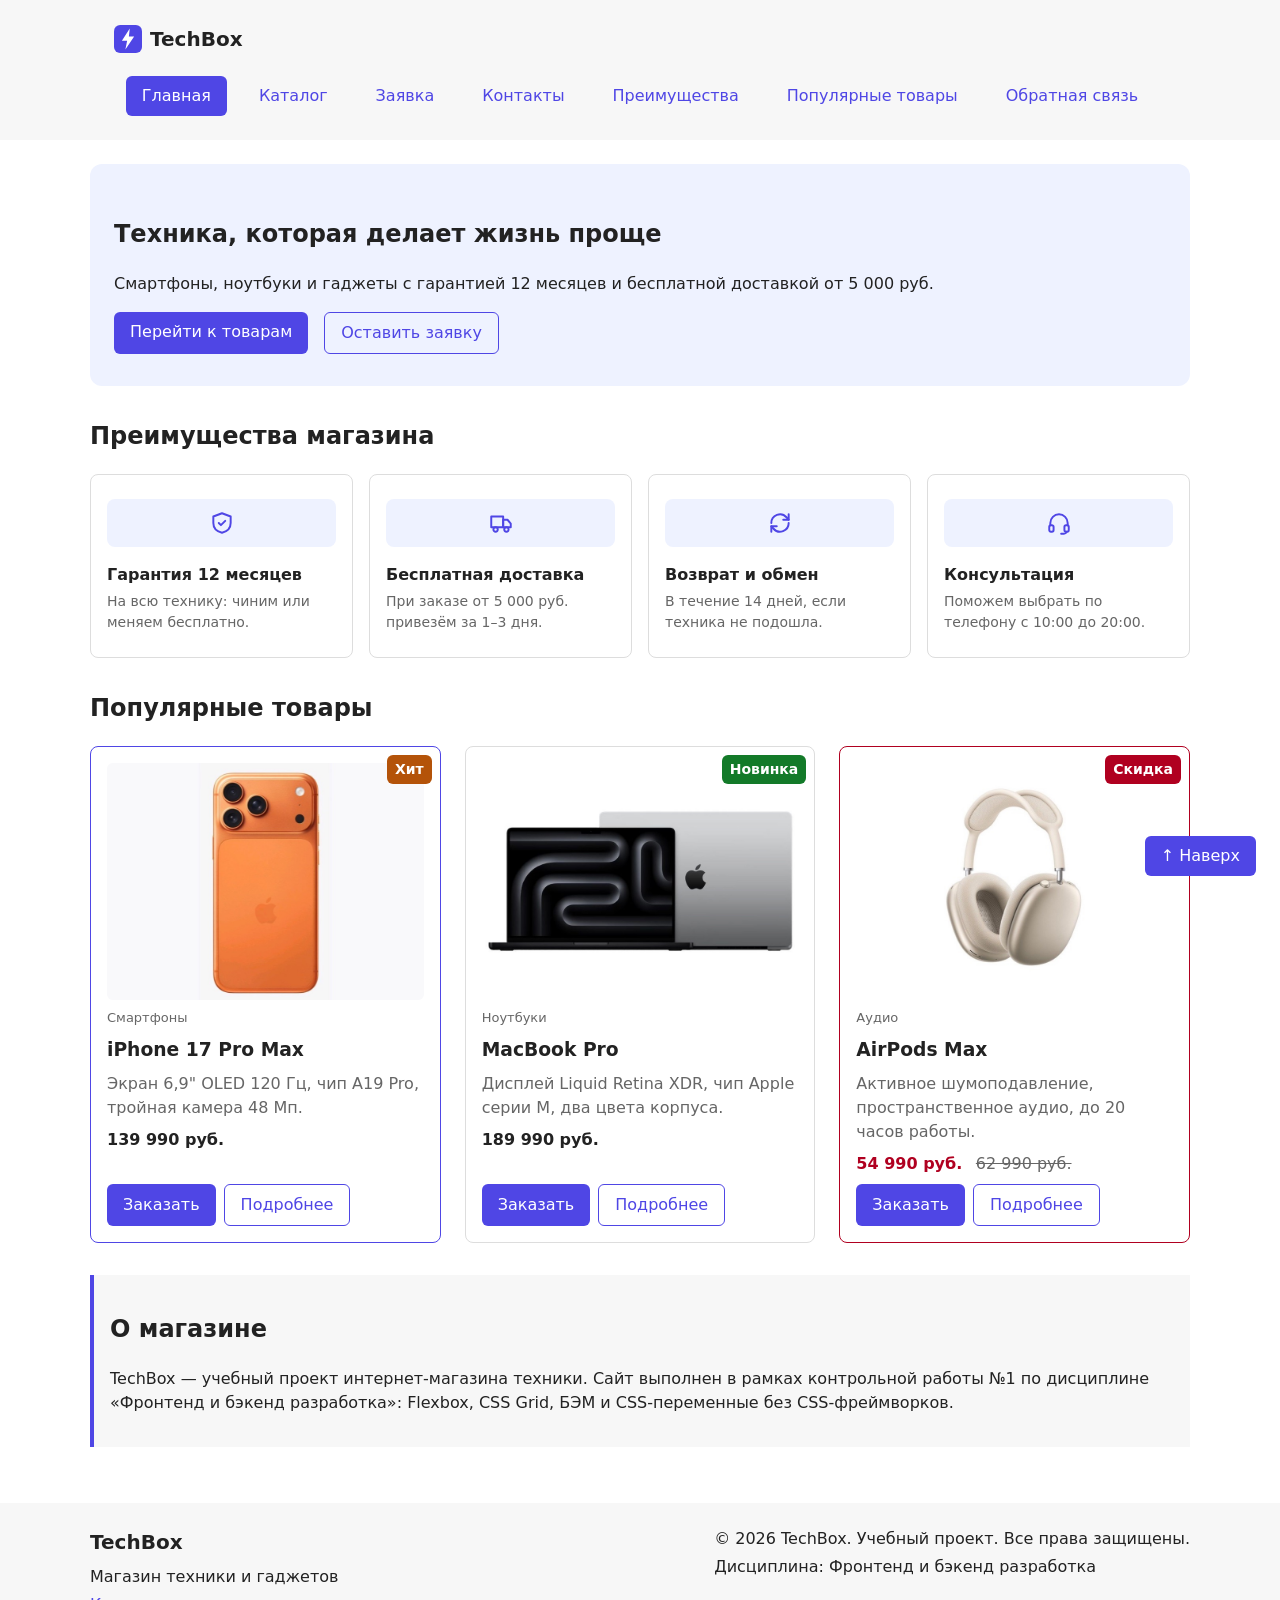
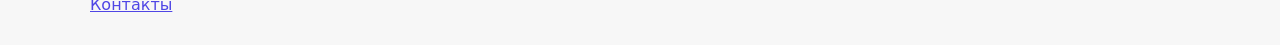
<file: index.html>
<!DOCTYPE html>
<html lang="ru">
<head>
  <meta charset="UTF-8">
  <meta name="viewport" content="width=device-width, initial-scale=1.0">
  <meta name="description" content="TechBox — учебный интернет-магазин техники и гаджетов: смартфоны, ноутбуки, аудио и умные устройства.">
  <title>TechBox — магазин техники и гаджетов</title>
  <link rel="icon" href="images/logo.svg" type="image/svg+xml">
  <link rel="stylesheet" href="css/style.css">
  <script src="js/main.js" defer></script>
</head>
<body>
  <header class="site-header">
    <div class="site-header__inner">
      <a class="site-header__logo" href="index.html">
        <img class="site-header__logo-image" src="images/logo.svg" alt="" width="28" height="28">
        TechBox
      </a>
      <nav class="site-nav" aria-label="Основная навигация">
        <ul class="site-nav__list">
          <li class="site-nav__item">
            <a class="site-nav__link site-nav__link--active" href="index.html" aria-current="page">Главная</a>
          </li>
          <li class="site-nav__item">
            <a class="site-nav__link" href="catalog.html">Каталог</a>
          </li>
          <li class="site-nav__item">
            <a class="site-nav__link" href="order.html">Заявка</a>
          </li>
          <li class="site-nav__item">
            <a class="site-nav__link" href="contacts.html">Контакты</a>
          </li>
          <li class="site-nav__item">
            <a class="site-nav__link" href="index.html#advantages">Преимущества</a>
          </li>
          <li class="site-nav__item">
            <a class="site-nav__link" href="index.html#popular">Популярные товары</a>
          </li>
          <li class="site-nav__item">
            <a class="site-nav__link" href="index.html#contacts">Обратная связь</a>
          </li>
        </ul>
      </nav>
    </div>
  </header>

  <main class="page">
    <section class="hero">
      <h1 class="hero__title">Техника, которая делает жизнь проще</h1>
      <p class="hero__text">
        Смартфоны, ноутбуки и гаджеты с гарантией 12 месяцев
        и бесплатной доставкой от 5&nbsp;000&nbsp;руб.
      </p>
      <div class="hero__actions">
        <a class="button button--primary" href="#popular">Перейти к товарам</a>
        <a class="button button--secondary" href="order.html">Оставить заявку</a>
      </div>
    </section>

    <section class="section" id="advantages">
      <h2 class="section__title">Преимущества магазина</h2>
      <ul class="advantages-list">
        <li class="advantages-list__item">
          <span class="advantages-list__icon">
            <svg class="advantages-list__icon-image" width="26" height="26" viewBox="0 0 24 24" fill="none" stroke="currentColor" stroke-width="1.8" stroke-linecap="round" stroke-linejoin="round" aria-hidden="true"><path d="M12 3 4 6v6c0 4.5 3.2 7.8 8 9 4.8-1.2 8-4.5 8-9V6l-8-3z"/><path d="m9 12 2 2 4-4"/></svg>
          </span>
          <h3 class="advantages-list__title">Гарантия 12 месяцев</h3>
          <p class="advantages-list__text">На всю технику: чиним или меняем бесплатно.</p>
        </li>
        <li class="advantages-list__item">
          <span class="advantages-list__icon">
            <svg class="advantages-list__icon-image" width="26" height="26" viewBox="0 0 24 24" fill="none" stroke="currentColor" stroke-width="1.8" stroke-linecap="round" stroke-linejoin="round" aria-hidden="true"><path d="M3 6h11v10H3z"/><path d="M14 9h4l3 3.5V16h-7z"/><circle cx="7" cy="18" r="2"/><circle cx="17" cy="18" r="2"/></svg>
          </span>
          <h3 class="advantages-list__title">Бесплатная доставка</h3>
          <p class="advantages-list__text">При заказе от 5&nbsp;000&nbsp;руб. привезём за 1–3 дня.</p>
        </li>
        <li class="advantages-list__item">
          <span class="advantages-list__icon">
            <svg class="advantages-list__icon-image" width="26" height="26" viewBox="0 0 24 24" fill="none" stroke="currentColor" stroke-width="1.8" stroke-linecap="round" stroke-linejoin="round" aria-hidden="true"><path d="M4 12a8 8 0 0 1 14-5.3L20 9"/><path d="M20 4v5h-5"/><path d="M20 12a8 8 0 0 1-14 5.3L4 15"/><path d="M4 20v-5h5"/></svg>
          </span>
          <h3 class="advantages-list__title">Возврат и обмен</h3>
          <p class="advantages-list__text">В течение 14 дней, если техника не подошла.</p>
        </li>
        <li class="advantages-list__item">
          <span class="advantages-list__icon">
            <svg class="advantages-list__icon-image" width="26" height="26" viewBox="0 0 24 24" fill="none" stroke="currentColor" stroke-width="1.8" stroke-linecap="round" stroke-linejoin="round" aria-hidden="true"><path d="M4 14v-2a8 8 0 0 1 16 0v2"/><rect x="3" y="14" width="4" height="6" rx="1.5"/><rect x="17" y="14" width="4" height="6" rx="1.5"/><path d="M19 20c0 1.5-2 2-5 2"/></svg>
          </span>
          <h3 class="advantages-list__title">Консультация</h3>
          <p class="advantages-list__text">Поможем выбрать по телефону с 10:00 до 20:00.</p>
        </li>
      </ul>
    </section>

    <section class="section" id="popular">
      <h2 class="section__title">Популярные товары</h2>
      <div class="products-grid">
        <article class="product-card product-card--featured">
          <span class="product-card__badge product-card__badge--hit">Хит</span>
          <img class="product-card__image" src="images/product-1.jpg" alt="iPhone 17 Pro Max" width="400" height="300">
          <p class="product-card__category">Смартфоны</p>
          <h3 class="product-card__title">iPhone 17 Pro Max</h3>
          <p class="product-card__description">Экран 6,9" OLED 120 Гц, чип A19 Pro, тройная камера 48 Мп.</p>
          <p class="product-card__price">139&nbsp;990&nbsp;руб.</p>
          <div class="product-card__actions">
            <button class="button button--primary product-card__button" type="button" data-product="iPhone 17 Pro Max">
              Заказать
            </button>
            <a class="button button--secondary product-card__link" href="product.html">Подробнее</a>
          </div>
        </article>
        <article class="product-card">
          <span class="product-card__badge product-card__badge--new">Новинка</span>
          <img class="product-card__image" src="images/product-2.jpg" alt="MacBook Pro" width="400" height="300">
          <p class="product-card__category">Ноутбуки</p>
          <h3 class="product-card__title">MacBook Pro</h3>
          <p class="product-card__description">Дисплей Liquid Retina XDR, чип Apple серии M, два цвета корпуса.</p>
          <p class="product-card__price">189&nbsp;990&nbsp;руб.</p>
          <div class="product-card__actions">
            <button class="button button--primary product-card__button" type="button" data-product="MacBook Pro">
              Заказать
            </button>
            <a class="button button--secondary product-card__link" href="product-2.html">Подробнее</a>
          </div>
        </article>
        <article class="product-card product-card--discount">
          <span class="product-card__badge product-card__badge--sale">Скидка</span>
          <img class="product-card__image" src="images/product-3.jpg" alt="AirPods Max" width="400" height="300">
          <p class="product-card__category">Аудио</p>
          <h3 class="product-card__title">AirPods Max</h3>
          <p class="product-card__description">Активное шумоподавление, пространственное аудио, до 20 часов работы.</p>
          <p class="product-card__price">54&nbsp;990&nbsp;руб. <span class="product-card__price-old">62&nbsp;990&nbsp;руб.</span></p>
          <div class="product-card__actions">
            <button class="button button--primary product-card__button" type="button" data-product="AirPods Max">
              Заказать
            </button>
            <a class="button button--secondary product-card__link" href="product-3.html">Подробнее</a>
          </div>
        </article>
      </div>
    </section>

    <aside class="aside-info">
      <h2 class="aside-info__title">О магазине</h2>
      <p class="aside-info__text">
        TechBox — учебный проект интернет-магазина техники. Сайт выполнен
        в рамках контрольной работы №1 по дисциплине «Фронтенд и бэкенд разработка»:
        Flexbox, CSS Grid, БЭМ и CSS-переменные без CSS-фреймворков.
      </p>
    </aside>
  </main>

  <footer class="site-footer" id="contacts">
    <div class="site-footer__inner">
      <div class="site-footer__info">
        <p class="site-footer__title">TechBox</p>
        <p class="site-footer__text">Магазин техники и гаджетов</p>
        <p class="site-footer__text"><a class="site-footer__link" href="contacts.html">Контакты</a></p>
      </div>
      <div class="site-footer__copy">
        <p class="site-footer__text">&copy; 2026 TechBox. Учебный проект. Все права защищены.</p>
        <p class="site-footer__text">Дисциплина: Фронтенд и бэкенд разработка</p>
      </div>
    </div>
  </footer>

  <a class="to-top" href="#">&uarr; Наверх</a>

  <dialog class="order-dialog" id="order-dialog" aria-labelledby="order-dialog-title">
    <h2 class="order-dialog__title" id="order-dialog-title">Оформление заявки</h2>
    <form class="order-form" id="order-form" action="#" method="post" novalidate>
      <input id="selected-product" name="selected-product" type="hidden">

      <div class="order-form__field">
        <label class="order-form__label" for="order-name">Имя</label>
        <input class="order-form__input" id="order-name" name="name" type="text"
          placeholder="Введите ваше имя" minlength="2" autocomplete="given-name" required>
      </div>

      <div class="order-form__field">
        <label class="order-form__label" for="order-email">E-mail</label>
        <input class="order-form__input" id="order-email" name="email" type="email"
          placeholder="example@mail.ru" autocomplete="email" required>
      </div>

      <div class="order-form__field">
        <label class="order-form__label" for="order-phone">Телефон</label>
        <input class="order-form__input" id="order-phone" name="phone" type="tel" inputmode="tel"
          placeholder="+7 (900) 000-00-00" pattern="^\+7 \(\d{3}\) \d{3}-\d{2}-\d{2}$" required>
        <small class="order-form__hint">Формат: +7 (900) 000-00-00</small>
      </div>

      <div class="order-form__field">
        <label class="order-form__label" for="order-date">Дата связи</label>
        <input class="order-form__input" id="order-date" name="date" type="date">
      </div>

      <div class="order-form__field">
        <label class="order-form__label" for="order-topic">Тема заявки</label>
        <select class="order-form__select" id="order-topic" name="topic" required>
          <option value="">Выберите тему</option>
          <option value="product">Заказ товара</option>
          <option value="consultation">Консультация</option>
          <option value="delivery">Доставка</option>
        </select>
      </div>

      <div class="order-form__field">
        <label class="order-form__label" for="order-comment">Комментарий</label>
        <textarea class="order-form__textarea" id="order-comment" name="comment" rows="4"
          placeholder="Укажите дополнительную информацию"></textarea>
      </div>

      <div class="order-form__field order-form__field--checkbox">
        <label class="order-form__label" for="order-agreement">
          <input class="order-form__checkbox" id="order-agreement" name="agreement" type="checkbox" required>
          Я согласен на обработку данных
        </label>
      </div>

      <div class="order-form__actions">
        <button class="button button--secondary" type="button" id="close-order-dialog">
          Закрыть
        </button>
        <button class="button button--primary" type="submit">
          Отправить заявку
        </button>
      </div>
    </form>
  </dialog>

  <p class="success-message" id="success-message" hidden>
    Форма успешно отправлена!
  </p>
</body>
</html>
</file>
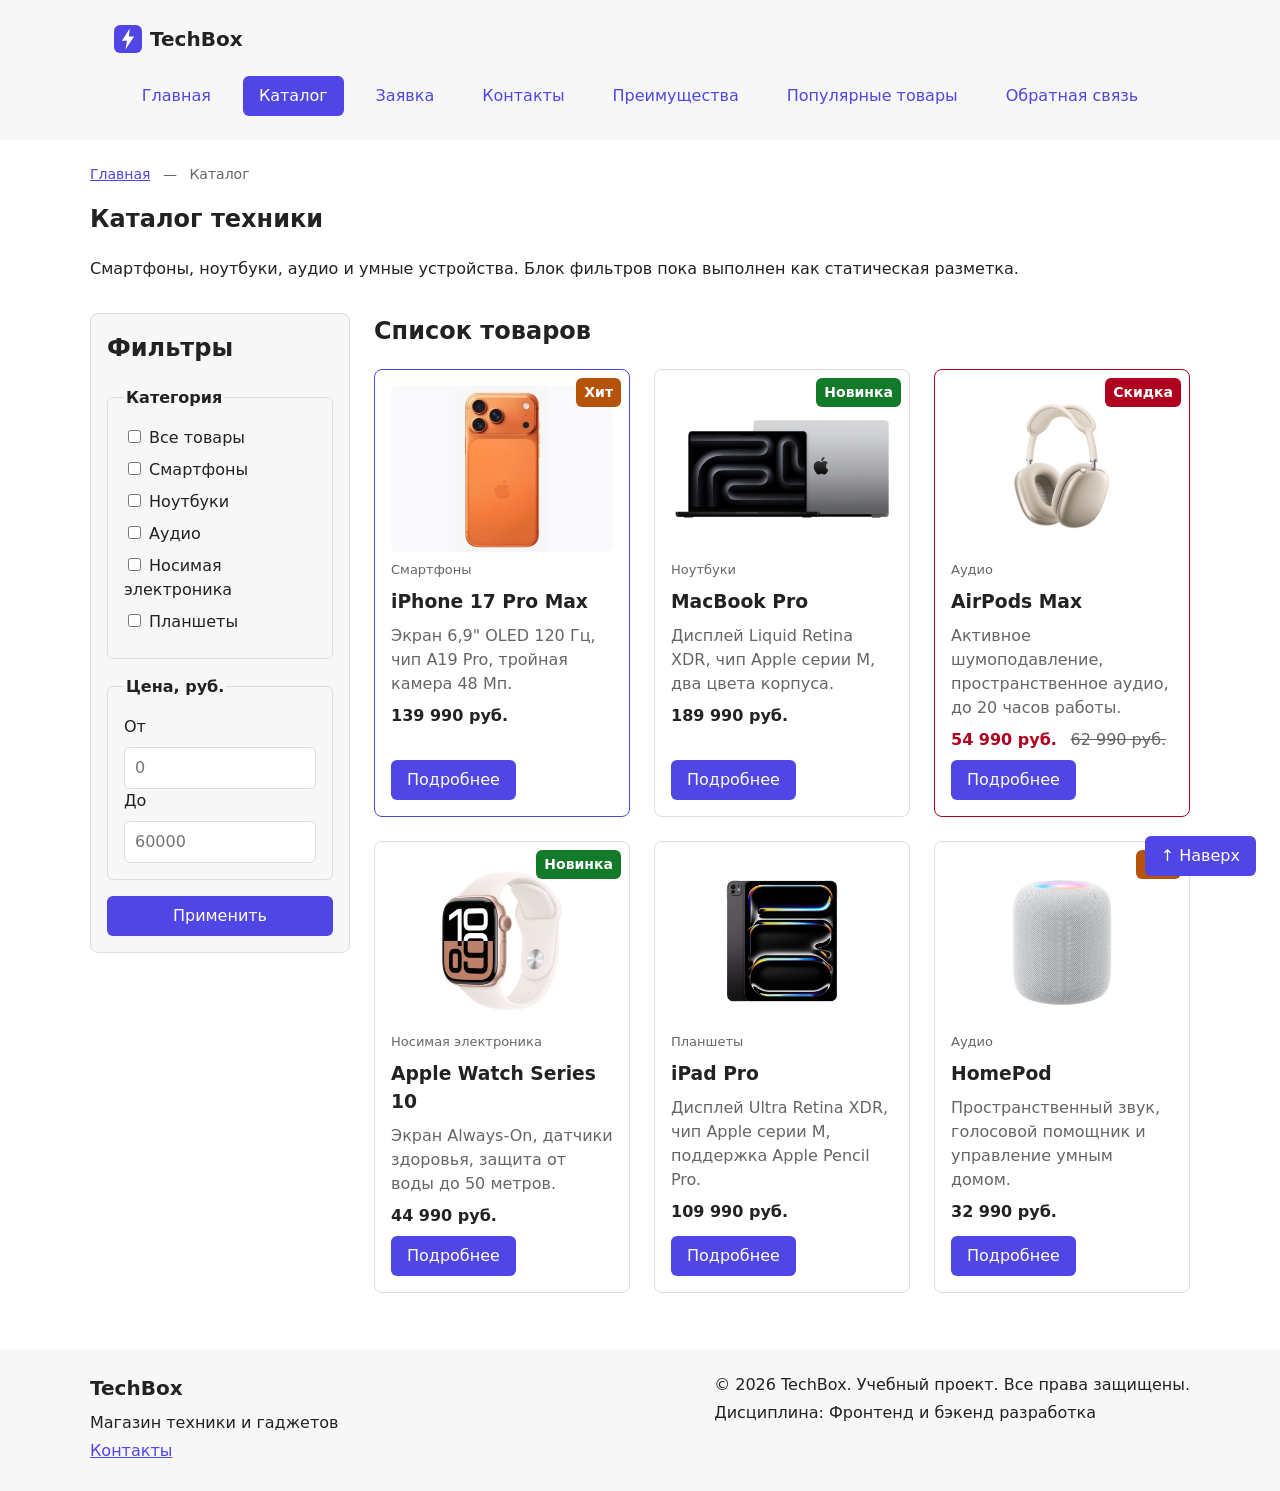
<file: catalog.html>
<!DOCTYPE html>
<html lang="ru">
<head>
  <meta charset="UTF-8">
  <meta name="viewport" content="width=device-width, initial-scale=1.0">
  <meta name="description" content="Каталог техники TechBox: смартфоны, ноутбуки, аудио, умные часы и планшеты.">
  <title>Каталог техники — TechBox</title>
  <link rel="icon" href="images/logo.svg" type="image/svg+xml">
  <link rel="stylesheet" href="css/style.css">
</head>
<body>
  <header class="site-header">
    <div class="site-header__inner">
      <a class="site-header__logo" href="index.html">
        <img class="site-header__logo-image" src="images/logo.svg" alt="" width="28" height="28">
        TechBox
      </a>
      <nav class="site-nav" aria-label="Основная навигация">
        <ul class="site-nav__list">
          <li class="site-nav__item">
            <a class="site-nav__link" href="index.html">Главная</a>
          </li>
          <li class="site-nav__item">
            <a class="site-nav__link site-nav__link--active" href="catalog.html" aria-current="page">Каталог</a>
          </li>
          <li class="site-nav__item">
            <a class="site-nav__link" href="order.html">Заявка</a>
          </li>
          <li class="site-nav__item">
            <a class="site-nav__link" href="contacts.html">Контакты</a>
          </li>
          <li class="site-nav__item">
            <a class="site-nav__link" href="index.html#advantages">Преимущества</a>
          </li>
          <li class="site-nav__item">
            <a class="site-nav__link" href="index.html#popular">Популярные товары</a>
          </li>
          <li class="site-nav__item">
            <a class="site-nav__link" href="index.html#contacts">Обратная связь</a>
          </li>
        </ul>
      </nav>
    </div>
  </header>

  <main class="page">
    <nav class="breadcrumbs" aria-label="Хлебные крошки">
      <a class="breadcrumbs__link" href="index.html">Главная</a>
      <span class="breadcrumbs__separator" aria-hidden="true">—</span>
      <span class="breadcrumbs__current">Каталог</span>
    </nav>

    <section class="section">
      <h1 class="section__title">Каталог техники</h1>
      <p>
        Смартфоны, ноутбуки, аудио и умные устройства. Блок фильтров пока выполнен
        как статическая разметка.
      </p>
    </section>

    <section class="catalog-layout">
      <aside class="catalog-filters">
        <h2 class="catalog-filters__title">Фильтры</h2>
        <form class="filters-form" action="#" method="get">
          <fieldset class="filters-form__group">
            <legend class="filters-form__legend">Категория</legend>
            <label class="filters-form__label" for="filter-all">
              <input type="checkbox" id="filter-all" name="category" value="all">
              Все товары
            </label>
            <label class="filters-form__label" for="filter-phones">
              <input type="checkbox" id="filter-phones" name="category" value="phones">
              Смартфоны
            </label>
            <label class="filters-form__label" for="filter-laptops">
              <input type="checkbox" id="filter-laptops" name="category" value="laptops">
              Ноутбуки
            </label>
            <label class="filters-form__label" for="filter-audio">
              <input type="checkbox" id="filter-audio" name="category" value="audio">
              Аудио
            </label>
            <label class="filters-form__label" for="filter-wearables">
              <input type="checkbox" id="filter-wearables" name="category" value="wearables">
              Носимая электроника
            </label>
            <label class="filters-form__label" for="filter-tablets">
              <input type="checkbox" id="filter-tablets" name="category" value="tablets">
              Планшеты
            </label>
          </fieldset>
          <fieldset class="filters-form__group">
            <legend class="filters-form__legend">Цена,&nbsp;руб.</legend>
            <label class="filters-form__label" for="price-from">От</label>
            <input class="filters-form__input" id="price-from" name="price-from" type="number" min="0" placeholder="0">
            <label class="filters-form__label" for="price-to">До</label>
            <input class="filters-form__input" id="price-to" name="price-to" type="number" min="0" placeholder="60000">
          </fieldset>
          <button class="button button--primary" type="submit">Применить</button>
        </form>
      </aside>

      <section class="catalog-products">
        <h2 class="catalog-products__title">Список товаров</h2>
        <div class="products-grid">
          <article class="product-card product-card--featured">
            <span class="product-card__badge product-card__badge--hit">Хит</span>
            <img class="product-card__image" src="images/product-1.jpg" alt="iPhone 17 Pro Max" width="400" height="300">
            <p class="product-card__category">Смартфоны</p>
            <h3 class="product-card__title">iPhone 17 Pro Max</h3>
            <p class="product-card__description">Экран 6,9" OLED 120 Гц, чип A19 Pro, тройная камера 48 Мп.</p>
            <p class="product-card__price">139&nbsp;990&nbsp;руб.</p>
            <div class="product-card__actions">
              <a class="button button--primary product-card__link" href="product.html">Подробнее</a>
            </div>
          </article>
          <article class="product-card">
            <span class="product-card__badge product-card__badge--new">Новинка</span>
            <img class="product-card__image" src="images/product-2.jpg" alt="MacBook Pro" width="400" height="300">
            <p class="product-card__category">Ноутбуки</p>
            <h3 class="product-card__title">MacBook Pro</h3>
            <p class="product-card__description">Дисплей Liquid Retina XDR, чип Apple серии M, два цвета корпуса.</p>
            <p class="product-card__price">189&nbsp;990&nbsp;руб.</p>
            <div class="product-card__actions">
              <a class="button button--primary product-card__link" href="product-2.html">Подробнее</a>
            </div>
          </article>
          <article class="product-card product-card--discount">
            <span class="product-card__badge product-card__badge--sale">Скидка</span>
            <img class="product-card__image" src="images/product-3.jpg" alt="AirPods Max" width="400" height="300">
            <p class="product-card__category">Аудио</p>
            <h3 class="product-card__title">AirPods Max</h3>
            <p class="product-card__description">Активное шумоподавление, пространственное аудио, до 20 часов работы.</p>
            <p class="product-card__price">54&nbsp;990&nbsp;руб. <span class="product-card__price-old">62&nbsp;990&nbsp;руб.</span></p>
            <div class="product-card__actions">
              <a class="button button--primary product-card__link" href="product-3.html">Подробнее</a>
            </div>
          </article>
          <article class="product-card">
            <span class="product-card__badge product-card__badge--new">Новинка</span>
            <img class="product-card__image" src="images/product-4.jpg" alt="Apple Watch Series 10" width="400" height="300">
            <p class="product-card__category">Носимая электроника</p>
            <h3 class="product-card__title">Apple Watch Series 10</h3>
            <p class="product-card__description">Экран Always-On, датчики здоровья, защита от воды до 50 метров.</p>
            <p class="product-card__price">44&nbsp;990&nbsp;руб.</p>
            <div class="product-card__actions">
              <a class="button button--primary product-card__link" href="product-4.html">Подробнее</a>
            </div>
          </article>
          <article class="product-card">
            <img class="product-card__image" src="images/product-5.jpg" alt="iPad Pro" width="400" height="300">
            <p class="product-card__category">Планшеты</p>
            <h3 class="product-card__title">iPad Pro</h3>
            <p class="product-card__description">Дисплей Ultra Retina XDR, чип Apple серии M, поддержка Apple Pencil Pro.</p>
            <p class="product-card__price">109&nbsp;990&nbsp;руб.</p>
            <div class="product-card__actions">
              <a class="button button--primary product-card__link" href="product-5.html">Подробнее</a>
            </div>
          </article>
          <article class="product-card">
            <span class="product-card__badge product-card__badge--hit">Хит</span>
            <img class="product-card__image" src="images/product-6.jpg" alt="HomePod" width="400" height="300">
            <p class="product-card__category">Аудио</p>
            <h3 class="product-card__title">HomePod</h3>
            <p class="product-card__description">Пространственный звук, голосовой помощник и управление умным домом.</p>
            <p class="product-card__price">32&nbsp;990&nbsp;руб.</p>
            <div class="product-card__actions">
              <a class="button button--primary product-card__link" href="product-6.html">Подробнее</a>
            </div>
          </article>
        </div>
      </section>
    </section>
  </main>

  <footer class="site-footer">
    <div class="site-footer__inner">
      <div class="site-footer__info">
        <p class="site-footer__title">TechBox</p>
        <p class="site-footer__text">Магазин техники и гаджетов</p>
        <p class="site-footer__text"><a class="site-footer__link" href="contacts.html">Контакты</a></p>
      </div>
      <div class="site-footer__copy">
        <p class="site-footer__text">&copy; 2026 TechBox. Учебный проект. Все права защищены.</p>
        <p class="site-footer__text">Дисциплина: Фронтенд и бэкенд разработка</p>
      </div>
    </div>
  </footer>

  <a class="to-top" href="#">&uarr; Наверх</a>
</body>
</html>
</file>
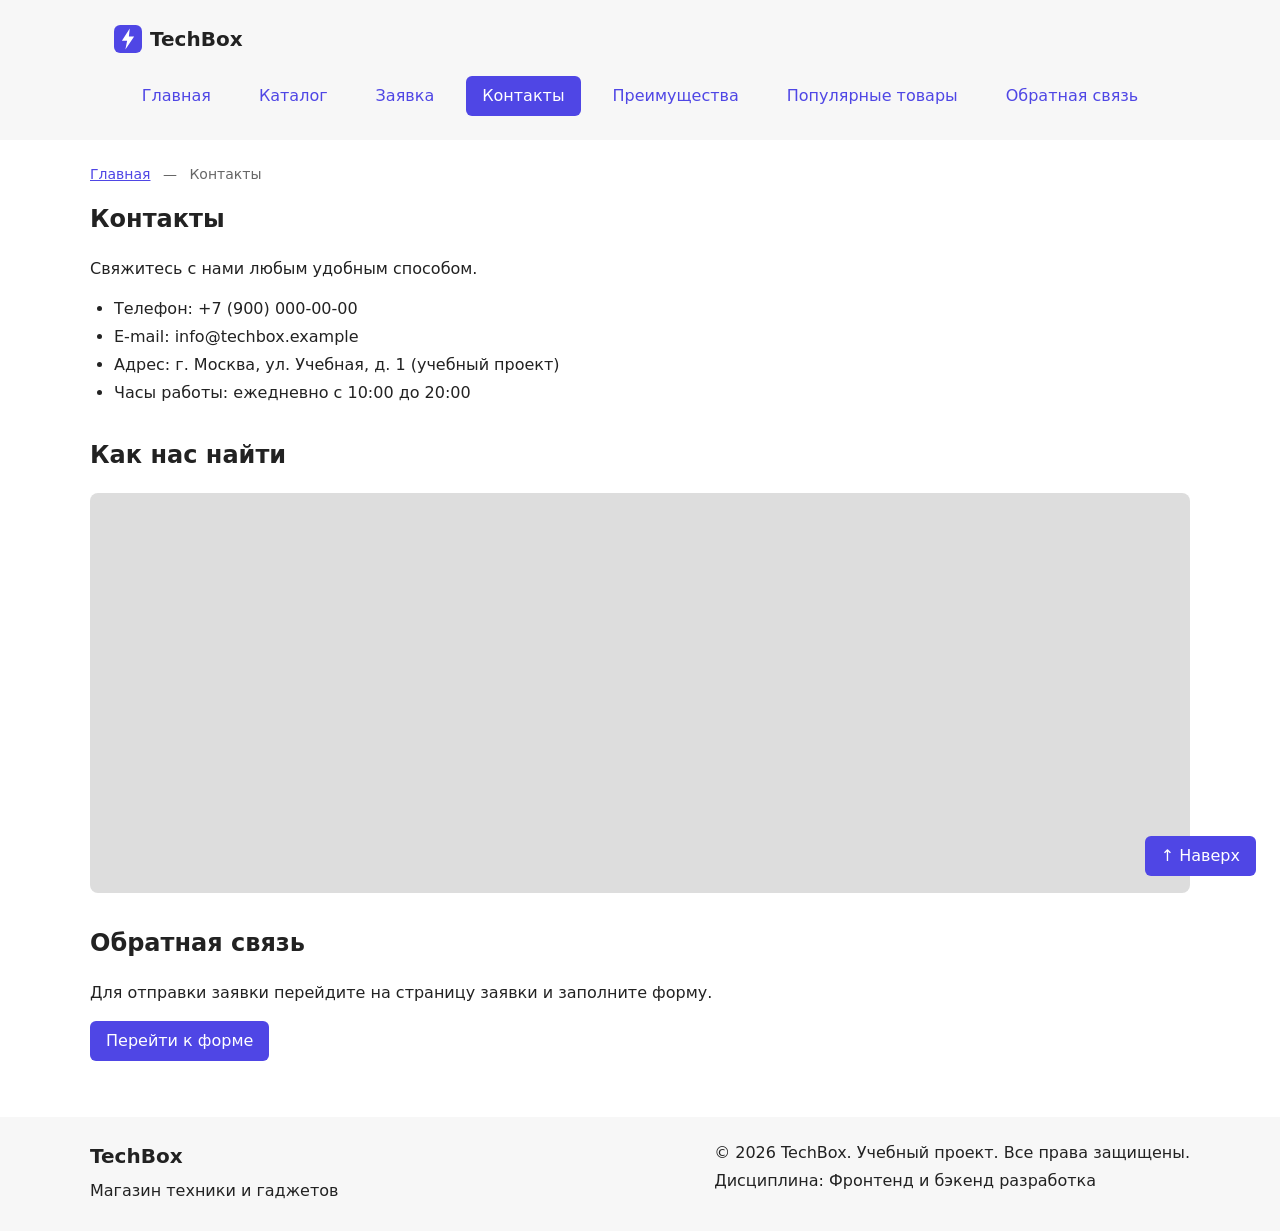
<file: contacts.html>
<!DOCTYPE html>
<html lang="ru">
<head>
  <meta charset="UTF-8">
  <meta name="viewport" content="width=device-width, initial-scale=1.0">
  <meta name="description" content="Контактная информация магазина техники TechBox.">
  <title>Контакты — TechBox</title>
  <link rel="icon" href="images/logo.svg" type="image/svg+xml">
  <link rel="stylesheet" href="css/style.css">
</head>
<body>
  <header class="site-header">
    <div class="site-header__inner">
      <a class="site-header__logo" href="index.html">
        <img class="site-header__logo-image" src="images/logo.svg" alt="" width="28" height="28">
        TechBox
      </a>
      <nav class="site-nav" aria-label="Основная навигация">
        <ul class="site-nav__list">
          <li class="site-nav__item">
            <a class="site-nav__link" href="index.html">Главная</a>
          </li>
          <li class="site-nav__item">
            <a class="site-nav__link" href="catalog.html">Каталог</a>
          </li>
          <li class="site-nav__item">
            <a class="site-nav__link" href="order.html">Заявка</a>
          </li>
          <li class="site-nav__item">
            <a class="site-nav__link site-nav__link--active" href="contacts.html" aria-current="page">Контакты</a>
          </li>
          <li class="site-nav__item">
            <a class="site-nav__link" href="index.html#advantages">Преимущества</a>
          </li>
          <li class="site-nav__item">
            <a class="site-nav__link" href="index.html#popular">Популярные товары</a>
          </li>
          <li class="site-nav__item">
            <a class="site-nav__link" href="index.html#contacts">Обратная связь</a>
          </li>
        </ul>
      </nav>
    </div>
  </header>

  <main class="page">
    <nav class="breadcrumbs" aria-label="Хлебные крошки">
      <a class="breadcrumbs__link" href="index.html">Главная</a>
      <span class="breadcrumbs__separator" aria-hidden="true">—</span>
      <span class="breadcrumbs__current">Контакты</span>
    </nav>

    <section class="section">
      <h1 class="section__title">Контакты</h1>
      <p>Свяжитесь с нами любым удобным способом.</p>
      <ul class="contact-list">
        <li class="contact-list__item">Телефон: +7 (900) 000-00-00</li>
        <li class="contact-list__item">E-mail: info@techbox.example</li>
        <li class="contact-list__item">Адрес: г. Москва, ул. Учебная, д. 1 (учебный проект)</li>
        <li class="contact-list__item">Часы работы: ежедневно с 10:00 до 20:00</li>
      </ul>
    </section>

    <section class="section">
      <h2 class="section__title">Как нас найти</h2>
      <iframe class="contact-map" src="https://yandex.ru/map-widget/v1/?um=constructor%3A4c0e001c937c902e7363c65e42576e5b10b37491c9562b72b2091ea5d79f8857&amp;source=constructor" title="Карта: как найти магазин TechBox" loading="lazy"></iframe>
    </section>

    <section class="section" id="feedback">
      <h2 class="section__title">Обратная связь</h2>
      <p>
        Для отправки заявки перейдите на страницу заявки и заполните форму.
      </p>
      <a class="button button--primary" href="order.html">Перейти к форме</a>
    </section>
  </main>

  <footer class="site-footer">
    <div class="site-footer__inner">
      <div class="site-footer__info">
        <p class="site-footer__title">TechBox</p>
        <p class="site-footer__text">Магазин техники и гаджетов</p>
      </div>
      <div class="site-footer__copy">
        <p class="site-footer__text">&copy; 2026 TechBox. Учебный проект. Все права защищены.</p>
        <p class="site-footer__text">Дисциплина: Фронтенд и бэкенд разработка</p>
      </div>
    </div>
  </footer>

  <a class="to-top" href="#">&uarr; Наверх</a>
</body>
</html>
</file>
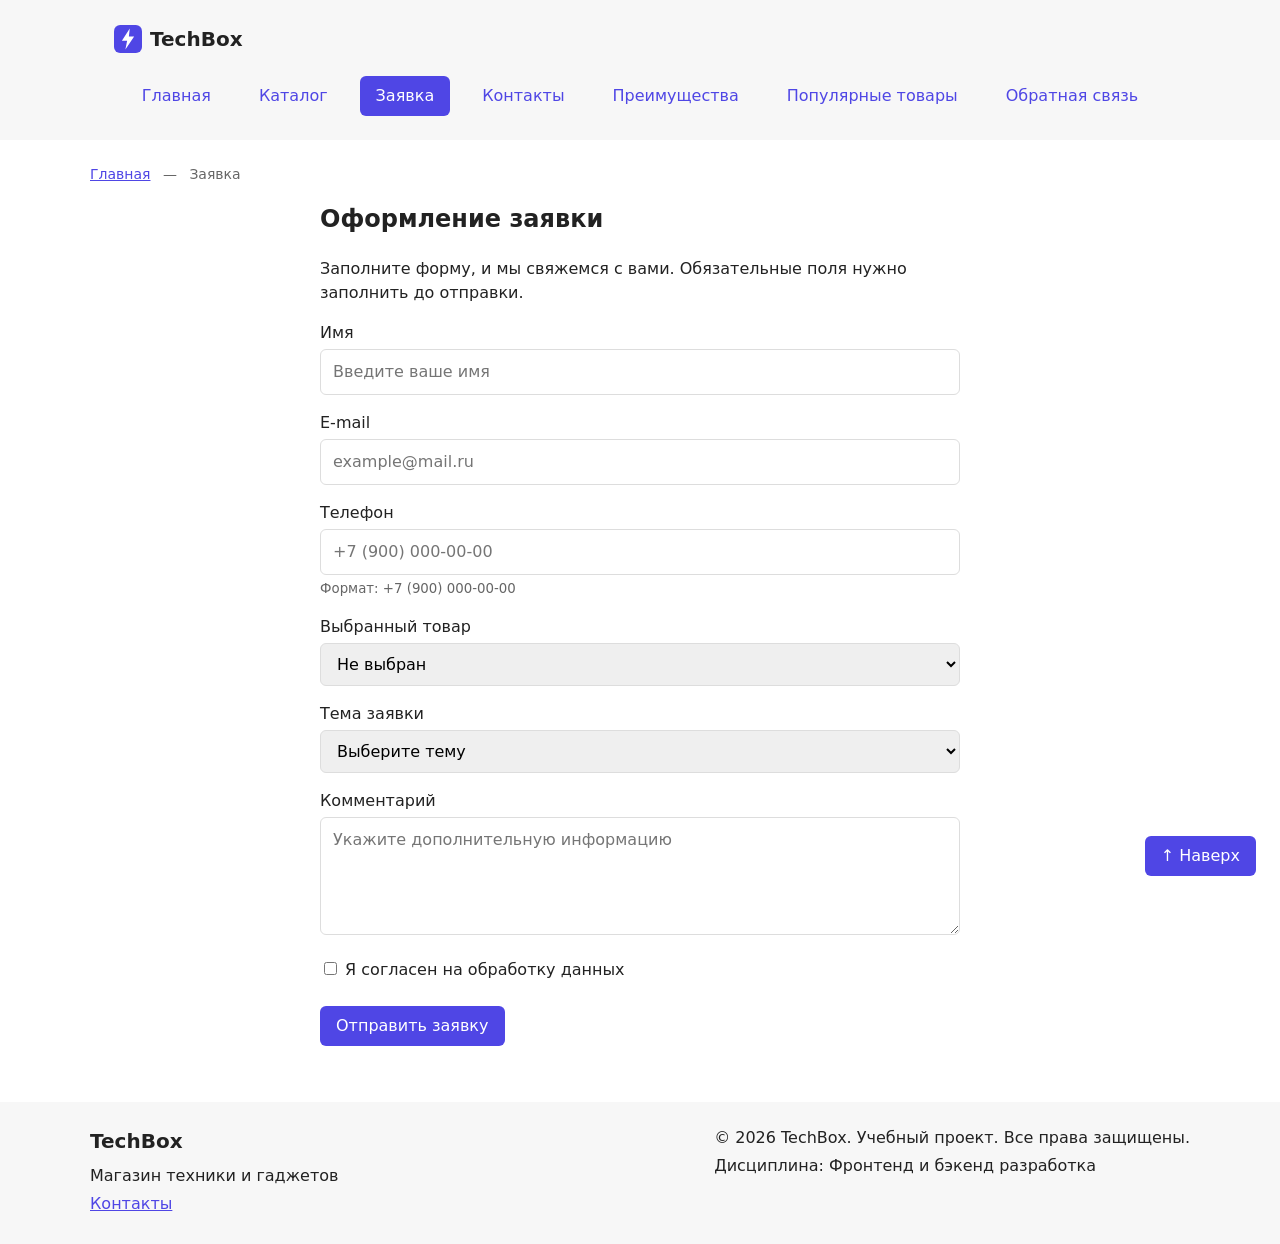
<file: order.html>
<!DOCTYPE html>
<html lang="ru">
<head>
  <meta charset="UTF-8">
  <meta name="viewport" content="width=device-width, initial-scale=1.0">
  <meta name="description" content="Форма оформления заявки в магазине техники TechBox.">
  <title>Заявка — TechBox</title>
  <link rel="icon" href="images/logo.svg" type="image/svg+xml">
  <link rel="stylesheet" href="css/style.css">
  <script src="js/main.js" defer></script>
</head>
<body>
  <header class="site-header">
    <div class="site-header__inner">
      <a class="site-header__logo" href="index.html">
        <img class="site-header__logo-image" src="images/logo.svg" alt="" width="28" height="28">
        TechBox
      </a>
      <nav class="site-nav" aria-label="Основная навигация">
        <ul class="site-nav__list">
          <li class="site-nav__item">
            <a class="site-nav__link" href="index.html">Главная</a>
          </li>
          <li class="site-nav__item">
            <a class="site-nav__link" href="catalog.html">Каталог</a>
          </li>
          <li class="site-nav__item">
            <a class="site-nav__link site-nav__link--active" href="order.html" aria-current="page">Заявка</a>
          </li>
          <li class="site-nav__item">
            <a class="site-nav__link" href="contacts.html">Контакты</a>
          </li>
          <li class="site-nav__item">
            <a class="site-nav__link" href="index.html#advantages">Преимущества</a>
          </li>
          <li class="site-nav__item">
            <a class="site-nav__link" href="index.html#popular">Популярные товары</a>
          </li>
          <li class="site-nav__item">
            <a class="site-nav__link" href="index.html#contacts">Обратная связь</a>
          </li>
        </ul>
      </nav>
    </div>
  </header>

  <main class="page">
    <nav class="breadcrumbs" aria-label="Хлебные крошки">
      <a class="breadcrumbs__link" href="index.html">Главная</a>
      <span class="breadcrumbs__separator" aria-hidden="true">—</span>
      <span class="breadcrumbs__current">Заявка</span>
    </nav>

    <section class="section order-page">
      <h1 class="section__title">Оформление заявки</h1>
      <p>Заполните форму, и мы свяжемся с вами. Обязательные поля нужно заполнить до отправки.</p>

      <form class="order-form" id="order-form" action="#" method="post" novalidate>
        <div class="order-form__field">
          <label class="order-form__label" for="order-name">Имя</label>
          <input class="order-form__input" id="order-name" name="name" type="text"
            placeholder="Введите ваше имя" minlength="2" autocomplete="given-name" required>
        </div>

        <div class="order-form__field">
          <label class="order-form__label" for="order-email">E-mail</label>
          <input class="order-form__input" id="order-email" name="email" type="email"
            placeholder="example@mail.ru" autocomplete="email" required>
        </div>

        <div class="order-form__field">
          <label class="order-form__label" for="order-phone">Телефон</label>
          <input class="order-form__input" id="order-phone" name="phone" type="tel" inputmode="tel"
            placeholder="+7 (900) 000-00-00" pattern="^\+7 \(\d{3}\) \d{3}-\d{2}-\d{2}$" required>
          <small class="order-form__hint">Формат: +7 (900) 000-00-00</small>
        </div>

        <div class="order-form__field">
          <label class="order-form__label" for="order-product">Выбранный товар</label>
          <select class="order-form__select" id="order-product" name="product">
            <option value="">Не выбран</option>
            <option value="iPhone 17 Pro Max">iPhone 17 Pro Max</option>
            <option value="MacBook Pro">MacBook Pro</option>
            <option value="AirPods Max">AirPods Max</option>
            <option value="Apple Watch Series 10">Apple Watch Series 10</option>
            <option value="iPad Pro">iPad Pro</option>
            <option value="HomePod">HomePod</option>
          </select>
        </div>

        <div class="order-form__field">
          <label class="order-form__label" for="order-topic">Тема заявки</label>
          <select class="order-form__select" id="order-topic" name="topic" required>
            <option value="">Выберите тему</option>
            <option value="product">Заказ товара</option>
            <option value="consultation">Консультация</option>
            <option value="delivery">Доставка</option>
          </select>
        </div>

        <div class="order-form__field">
          <label class="order-form__label" for="order-comment">Комментарий</label>
          <textarea class="order-form__textarea" id="order-comment" name="comment" rows="4"
            placeholder="Укажите дополнительную информацию"></textarea>
        </div>

        <div class="order-form__field order-form__field--checkbox">
          <label class="order-form__label" for="order-agreement">
            <input class="order-form__checkbox" id="order-agreement" name="agreement" type="checkbox" required>
            Я согласен на обработку данных
          </label>
        </div>

        <div class="order-form__actions">
          <button class="button button--primary" type="submit">Отправить заявку</button>
        </div>
      </form>

      <p class="success-message" id="success-message" hidden>
        Форма успешно отправлена!
      </p>
    </section>
  </main>

  <footer class="site-footer">
    <div class="site-footer__inner">
      <div class="site-footer__info">
        <p class="site-footer__title">TechBox</p>
        <p class="site-footer__text">Магазин техники и гаджетов</p>
        <p class="site-footer__text"><a class="site-footer__link" href="contacts.html">Контакты</a></p>
      </div>
      <div class="site-footer__copy">
        <p class="site-footer__text">&copy; 2026 TechBox. Учебный проект. Все права защищены.</p>
        <p class="site-footer__text">Дисциплина: Фронтенд и бэкенд разработка</p>
      </div>
    </div>
  </footer>

  <a class="to-top" href="#">&uarr; Наверх</a>
</body>
</html>
</file>
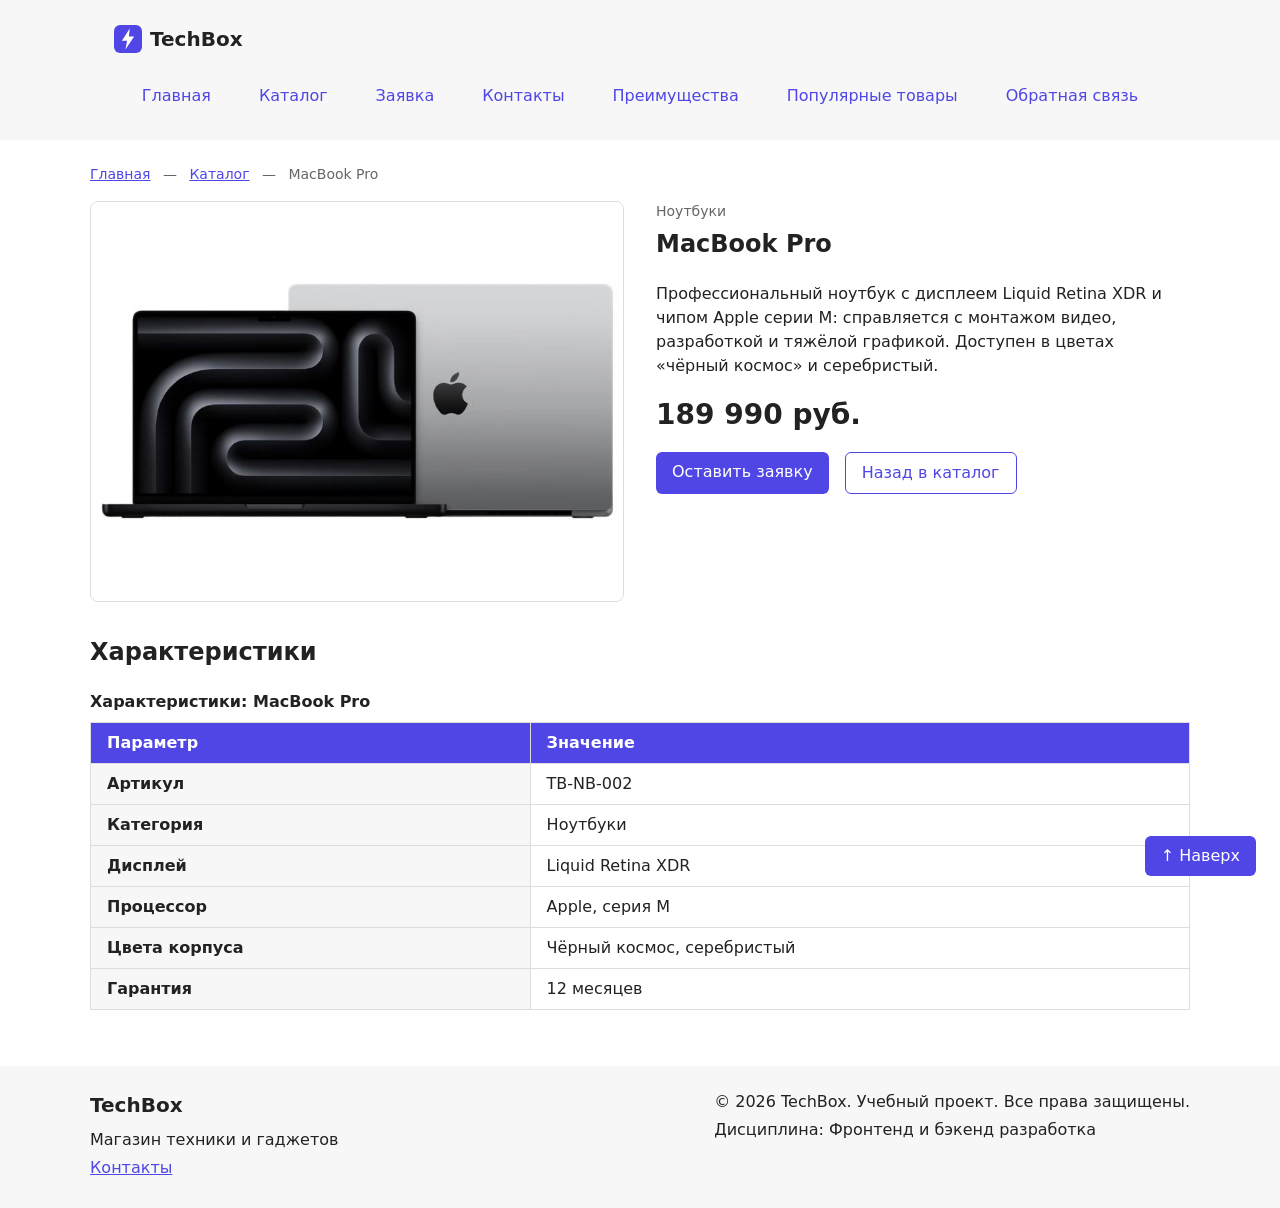
<file: product-2.html>
<!DOCTYPE html>
<html lang="ru">
<head>
  <meta charset="UTF-8">
  <meta name="viewport" content="width=device-width, initial-scale=1.0">
  <meta name="description" content="MacBook Pro: описание, характеристики и цена в магазине TechBox.">
  <title>MacBook Pro — TechBox</title>
  <link rel="icon" href="images/logo.svg" type="image/svg+xml">
  <link rel="stylesheet" href="css/style.css">
</head>
<body>
  <header class="site-header">
    <div class="site-header__inner">
      <a class="site-header__logo" href="index.html">
        <img class="site-header__logo-image" src="images/logo.svg" alt="" width="28" height="28">
        TechBox
      </a>
      <nav class="site-nav" aria-label="Основная навигация">
        <ul class="site-nav__list">
          <li class="site-nav__item">
            <a class="site-nav__link" href="index.html">Главная</a>
          </li>
          <li class="site-nav__item">
            <a class="site-nav__link" href="catalog.html">Каталог</a>
          </li>
          <li class="site-nav__item">
            <a class="site-nav__link" href="order.html">Заявка</a>
          </li>
          <li class="site-nav__item">
            <a class="site-nav__link" href="contacts.html">Контакты</a>
          </li>
          <li class="site-nav__item">
            <a class="site-nav__link" href="index.html#advantages">Преимущества</a>
          </li>
          <li class="site-nav__item">
            <a class="site-nav__link" href="index.html#popular">Популярные товары</a>
          </li>
          <li class="site-nav__item">
            <a class="site-nav__link" href="index.html#contacts">Обратная связь</a>
          </li>
        </ul>
      </nav>
    </div>
  </header>

  <main class="page">
    <nav class="breadcrumbs" aria-label="Хлебные крошки">
      <a class="breadcrumbs__link" href="index.html">Главная</a>
      <span class="breadcrumbs__separator" aria-hidden="true">—</span>
      <a class="breadcrumbs__link" href="catalog.html">Каталог</a>
      <span class="breadcrumbs__separator" aria-hidden="true">—</span>
      <span class="breadcrumbs__current">MacBook Pro</span>
    </nav>

    <article class="product-detail">
      <img class="product-detail__image" src="images/product-2.jpg" alt="MacBook Pro" width="400" height="300">
      <div class="product-detail__info">
        <p class="product-detail__category">Ноутбуки</p>
        <h1 class="product-detail__title">MacBook Pro</h1>
        <p class="product-detail__description">Профессиональный ноутбук с дисплеем Liquid Retina XDR и чипом Apple серии M: справляется с монтажом видео, разработкой и тяжёлой графикой. Доступен в цветах «чёрный космос» и серебристый.</p>
        <p class="product-detail__price">189&nbsp;990&nbsp;руб.</p>
        <div class="product-detail__actions">
          <a class="button button--primary" href="order.html?product=MacBook%20Pro">Оставить заявку</a>
          <a class="button button--secondary" href="catalog.html">Назад в каталог</a>
        </div>
      </div>
    </article>

    <section class="section">
      <h2 class="section__title">Характеристики</h2>
      <table class="product-table">
        <caption class="product-table__caption">Характеристики: MacBook Pro</caption>
        <thead>
          <tr>
            <th class="product-table__head-cell" scope="col">Параметр</th>
            <th class="product-table__head-cell" scope="col">Значение</th>
          </tr>
        </thead>
        <tbody>
          <tr class="product-table__row">
            <th class="product-table__row-head" scope="row">Артикул</th>
            <td class="product-table__cell">TB-NB-002</td>
          </tr>
          <tr class="product-table__row">
            <th class="product-table__row-head" scope="row">Категория</th>
            <td class="product-table__cell">Ноутбуки</td>
          </tr>
          <tr class="product-table__row">
            <th class="product-table__row-head" scope="row">Дисплей</th>
            <td class="product-table__cell">Liquid Retina XDR</td>
          </tr>
          <tr class="product-table__row">
            <th class="product-table__row-head" scope="row">Процессор</th>
            <td class="product-table__cell">Apple, серия M</td>
          </tr>
          <tr class="product-table__row">
            <th class="product-table__row-head" scope="row">Цвета корпуса</th>
            <td class="product-table__cell">Чёрный космос, серебристый</td>
          </tr>
          <tr class="product-table__row">
            <th class="product-table__row-head" scope="row">Гарантия</th>
            <td class="product-table__cell">12 месяцев</td>
          </tr>
        </tbody>
      </table>
    </section>
  </main>

  <footer class="site-footer">
    <div class="site-footer__inner">
      <div class="site-footer__info">
        <p class="site-footer__title">TechBox</p>
        <p class="site-footer__text">Магазин техники и гаджетов</p>
        <p class="site-footer__text"><a class="site-footer__link" href="contacts.html">Контакты</a></p>
      </div>
      <div class="site-footer__copy">
        <p class="site-footer__text">&copy; 2026 TechBox. Учебный проект. Все права защищены.</p>
        <p class="site-footer__text">Дисциплина: Фронтенд и бэкенд разработка</p>
      </div>
    </div>
  </footer>

  <a class="to-top" href="#">&uarr; Наверх</a>
</body>
</html>
</file>
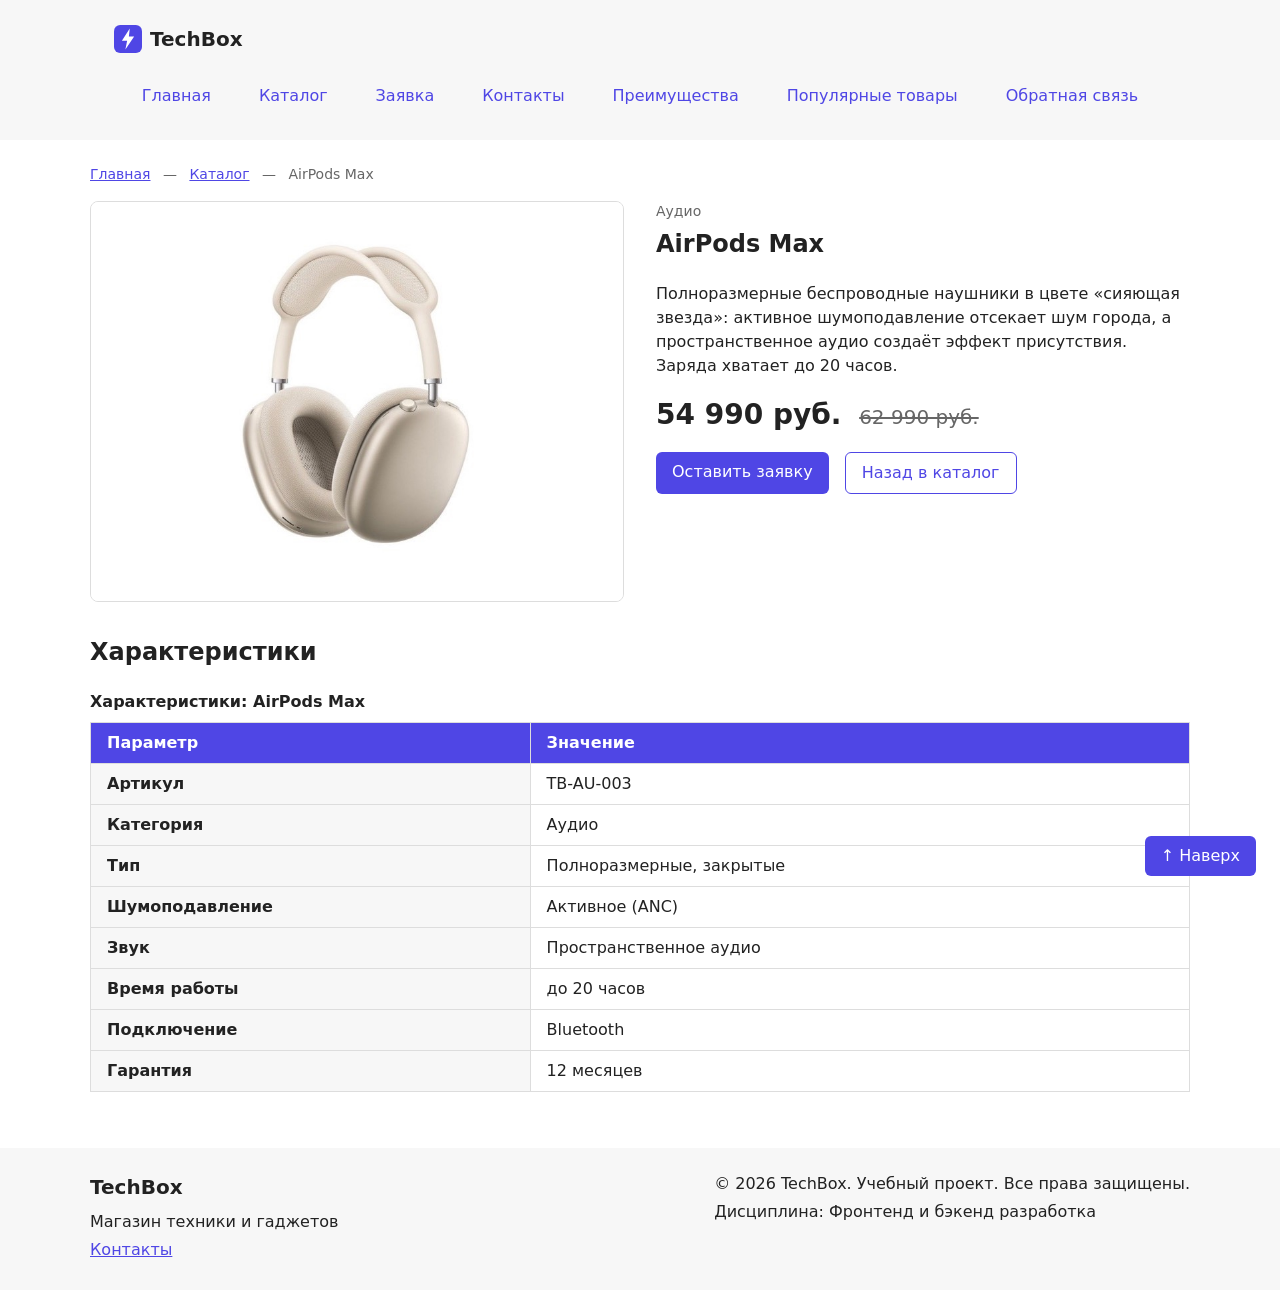
<file: product-3.html>
<!DOCTYPE html>
<html lang="ru">
<head>
  <meta charset="UTF-8">
  <meta name="viewport" content="width=device-width, initial-scale=1.0">
  <meta name="description" content="AirPods Max: описание, характеристики и цена в магазине TechBox.">
  <title>AirPods Max — TechBox</title>
  <link rel="icon" href="images/logo.svg" type="image/svg+xml">
  <link rel="stylesheet" href="css/style.css">
</head>
<body>
  <header class="site-header">
    <div class="site-header__inner">
      <a class="site-header__logo" href="index.html">
        <img class="site-header__logo-image" src="images/logo.svg" alt="" width="28" height="28">
        TechBox
      </a>
      <nav class="site-nav" aria-label="Основная навигация">
        <ul class="site-nav__list">
          <li class="site-nav__item">
            <a class="site-nav__link" href="index.html">Главная</a>
          </li>
          <li class="site-nav__item">
            <a class="site-nav__link" href="catalog.html">Каталог</a>
          </li>
          <li class="site-nav__item">
            <a class="site-nav__link" href="order.html">Заявка</a>
          </li>
          <li class="site-nav__item">
            <a class="site-nav__link" href="contacts.html">Контакты</a>
          </li>
          <li class="site-nav__item">
            <a class="site-nav__link" href="index.html#advantages">Преимущества</a>
          </li>
          <li class="site-nav__item">
            <a class="site-nav__link" href="index.html#popular">Популярные товары</a>
          </li>
          <li class="site-nav__item">
            <a class="site-nav__link" href="index.html#contacts">Обратная связь</a>
          </li>
        </ul>
      </nav>
    </div>
  </header>

  <main class="page">
    <nav class="breadcrumbs" aria-label="Хлебные крошки">
      <a class="breadcrumbs__link" href="index.html">Главная</a>
      <span class="breadcrumbs__separator" aria-hidden="true">—</span>
      <a class="breadcrumbs__link" href="catalog.html">Каталог</a>
      <span class="breadcrumbs__separator" aria-hidden="true">—</span>
      <span class="breadcrumbs__current">AirPods Max</span>
    </nav>

    <article class="product-detail">
      <img class="product-detail__image" src="images/product-3.jpg" alt="AirPods Max" width="400" height="300">
      <div class="product-detail__info">
        <p class="product-detail__category">Аудио</p>
        <h1 class="product-detail__title">AirPods Max</h1>
        <p class="product-detail__description">Полноразмерные беспроводные наушники в цвете «сияющая звезда»: активное шумоподавление отсекает шум города, а пространственное аудио создаёт эффект присутствия. Заряда хватает до 20 часов.</p>
        <p class="product-detail__price">54&nbsp;990&nbsp;руб. <span class="product-detail__price-old">62&nbsp;990&nbsp;руб.</span></p>
        <div class="product-detail__actions">
          <a class="button button--primary" href="order.html?product=AirPods%20Max">Оставить заявку</a>
          <a class="button button--secondary" href="catalog.html">Назад в каталог</a>
        </div>
      </div>
    </article>

    <section class="section">
      <h2 class="section__title">Характеристики</h2>
      <table class="product-table">
        <caption class="product-table__caption">Характеристики: AirPods Max</caption>
        <thead>
          <tr>
            <th class="product-table__head-cell" scope="col">Параметр</th>
            <th class="product-table__head-cell" scope="col">Значение</th>
          </tr>
        </thead>
        <tbody>
          <tr class="product-table__row">
            <th class="product-table__row-head" scope="row">Артикул</th>
            <td class="product-table__cell">TB-AU-003</td>
          </tr>
          <tr class="product-table__row">
            <th class="product-table__row-head" scope="row">Категория</th>
            <td class="product-table__cell">Аудио</td>
          </tr>
          <tr class="product-table__row">
            <th class="product-table__row-head" scope="row">Тип</th>
            <td class="product-table__cell">Полноразмерные, закрытые</td>
          </tr>
          <tr class="product-table__row">
            <th class="product-table__row-head" scope="row">Шумоподавление</th>
            <td class="product-table__cell">Активное (ANC)</td>
          </tr>
          <tr class="product-table__row">
            <th class="product-table__row-head" scope="row">Звук</th>
            <td class="product-table__cell">Пространственное аудио</td>
          </tr>
          <tr class="product-table__row">
            <th class="product-table__row-head" scope="row">Время работы</th>
            <td class="product-table__cell">до 20 часов</td>
          </tr>
          <tr class="product-table__row">
            <th class="product-table__row-head" scope="row">Подключение</th>
            <td class="product-table__cell">Bluetooth</td>
          </tr>
          <tr class="product-table__row">
            <th class="product-table__row-head" scope="row">Гарантия</th>
            <td class="product-table__cell">12 месяцев</td>
          </tr>
        </tbody>
      </table>
    </section>
  </main>

  <footer class="site-footer">
    <div class="site-footer__inner">
      <div class="site-footer__info">
        <p class="site-footer__title">TechBox</p>
        <p class="site-footer__text">Магазин техники и гаджетов</p>
        <p class="site-footer__text"><a class="site-footer__link" href="contacts.html">Контакты</a></p>
      </div>
      <div class="site-footer__copy">
        <p class="site-footer__text">&copy; 2026 TechBox. Учебный проект. Все права защищены.</p>
        <p class="site-footer__text">Дисциплина: Фронтенд и бэкенд разработка</p>
      </div>
    </div>
  </footer>

  <a class="to-top" href="#">&uarr; Наверх</a>
</body>
</html>
</file>
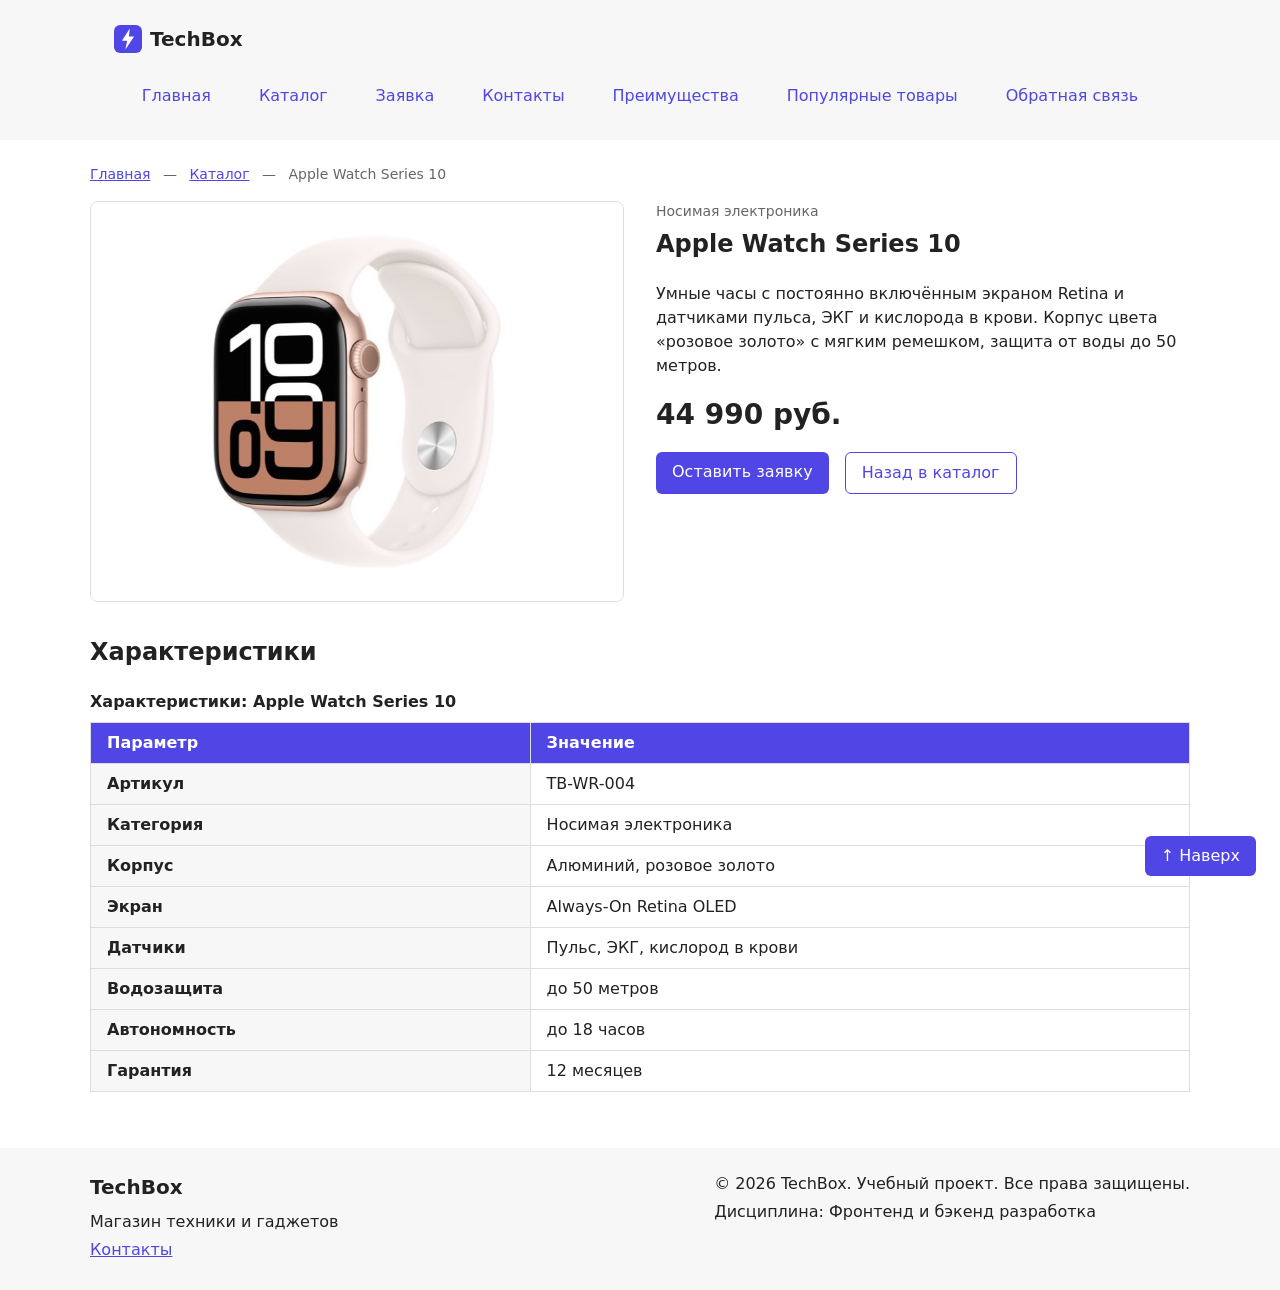
<file: product-4.html>
<!DOCTYPE html>
<html lang="ru">
<head>
  <meta charset="UTF-8">
  <meta name="viewport" content="width=device-width, initial-scale=1.0">
  <meta name="description" content="Apple Watch Series 10: описание, характеристики и цена в магазине TechBox.">
  <title>Apple Watch Series 10 — TechBox</title>
  <link rel="icon" href="images/logo.svg" type="image/svg+xml">
  <link rel="stylesheet" href="css/style.css">
</head>
<body>
  <header class="site-header">
    <div class="site-header__inner">
      <a class="site-header__logo" href="index.html">
        <img class="site-header__logo-image" src="images/logo.svg" alt="" width="28" height="28">
        TechBox
      </a>
      <nav class="site-nav" aria-label="Основная навигация">
        <ul class="site-nav__list">
          <li class="site-nav__item">
            <a class="site-nav__link" href="index.html">Главная</a>
          </li>
          <li class="site-nav__item">
            <a class="site-nav__link" href="catalog.html">Каталог</a>
          </li>
          <li class="site-nav__item">
            <a class="site-nav__link" href="order.html">Заявка</a>
          </li>
          <li class="site-nav__item">
            <a class="site-nav__link" href="contacts.html">Контакты</a>
          </li>
          <li class="site-nav__item">
            <a class="site-nav__link" href="index.html#advantages">Преимущества</a>
          </li>
          <li class="site-nav__item">
            <a class="site-nav__link" href="index.html#popular">Популярные товары</a>
          </li>
          <li class="site-nav__item">
            <a class="site-nav__link" href="index.html#contacts">Обратная связь</a>
          </li>
        </ul>
      </nav>
    </div>
  </header>

  <main class="page">
    <nav class="breadcrumbs" aria-label="Хлебные крошки">
      <a class="breadcrumbs__link" href="index.html">Главная</a>
      <span class="breadcrumbs__separator" aria-hidden="true">—</span>
      <a class="breadcrumbs__link" href="catalog.html">Каталог</a>
      <span class="breadcrumbs__separator" aria-hidden="true">—</span>
      <span class="breadcrumbs__current">Apple Watch Series 10</span>
    </nav>

    <article class="product-detail">
      <img class="product-detail__image" src="images/product-4.jpg" alt="Apple Watch Series 10" width="400" height="300">
      <div class="product-detail__info">
        <p class="product-detail__category">Носимая электроника</p>
        <h1 class="product-detail__title">Apple Watch Series 10</h1>
        <p class="product-detail__description">Умные часы с постоянно включённым экраном Retina и датчиками пульса, ЭКГ и кислорода в крови. Корпус цвета «розовое золото» с мягким ремешком, защита от воды до 50 метров.</p>
        <p class="product-detail__price">44&nbsp;990&nbsp;руб.</p>
        <div class="product-detail__actions">
          <a class="button button--primary" href="order.html?product=Apple%20Watch%20Series%2010">Оставить заявку</a>
          <a class="button button--secondary" href="catalog.html">Назад в каталог</a>
        </div>
      </div>
    </article>

    <section class="section">
      <h2 class="section__title">Характеристики</h2>
      <table class="product-table">
        <caption class="product-table__caption">Характеристики: Apple Watch Series 10</caption>
        <thead>
          <tr>
            <th class="product-table__head-cell" scope="col">Параметр</th>
            <th class="product-table__head-cell" scope="col">Значение</th>
          </tr>
        </thead>
        <tbody>
          <tr class="product-table__row">
            <th class="product-table__row-head" scope="row">Артикул</th>
            <td class="product-table__cell">TB-WR-004</td>
          </tr>
          <tr class="product-table__row">
            <th class="product-table__row-head" scope="row">Категория</th>
            <td class="product-table__cell">Носимая электроника</td>
          </tr>
          <tr class="product-table__row">
            <th class="product-table__row-head" scope="row">Корпус</th>
            <td class="product-table__cell">Алюминий, розовое золото</td>
          </tr>
          <tr class="product-table__row">
            <th class="product-table__row-head" scope="row">Экран</th>
            <td class="product-table__cell">Always-On Retina OLED</td>
          </tr>
          <tr class="product-table__row">
            <th class="product-table__row-head" scope="row">Датчики</th>
            <td class="product-table__cell">Пульс, ЭКГ, кислород в крови</td>
          </tr>
          <tr class="product-table__row">
            <th class="product-table__row-head" scope="row">Водозащита</th>
            <td class="product-table__cell">до 50 метров</td>
          </tr>
          <tr class="product-table__row">
            <th class="product-table__row-head" scope="row">Автономность</th>
            <td class="product-table__cell">до 18 часов</td>
          </tr>
          <tr class="product-table__row">
            <th class="product-table__row-head" scope="row">Гарантия</th>
            <td class="product-table__cell">12 месяцев</td>
          </tr>
        </tbody>
      </table>
    </section>
  </main>

  <footer class="site-footer">
    <div class="site-footer__inner">
      <div class="site-footer__info">
        <p class="site-footer__title">TechBox</p>
        <p class="site-footer__text">Магазин техники и гаджетов</p>
        <p class="site-footer__text"><a class="site-footer__link" href="contacts.html">Контакты</a></p>
      </div>
      <div class="site-footer__copy">
        <p class="site-footer__text">&copy; 2026 TechBox. Учебный проект. Все права защищены.</p>
        <p class="site-footer__text">Дисциплина: Фронтенд и бэкенд разработка</p>
      </div>
    </div>
  </footer>

  <a class="to-top" href="#">&uarr; Наверх</a>
</body>
</html>
</file>
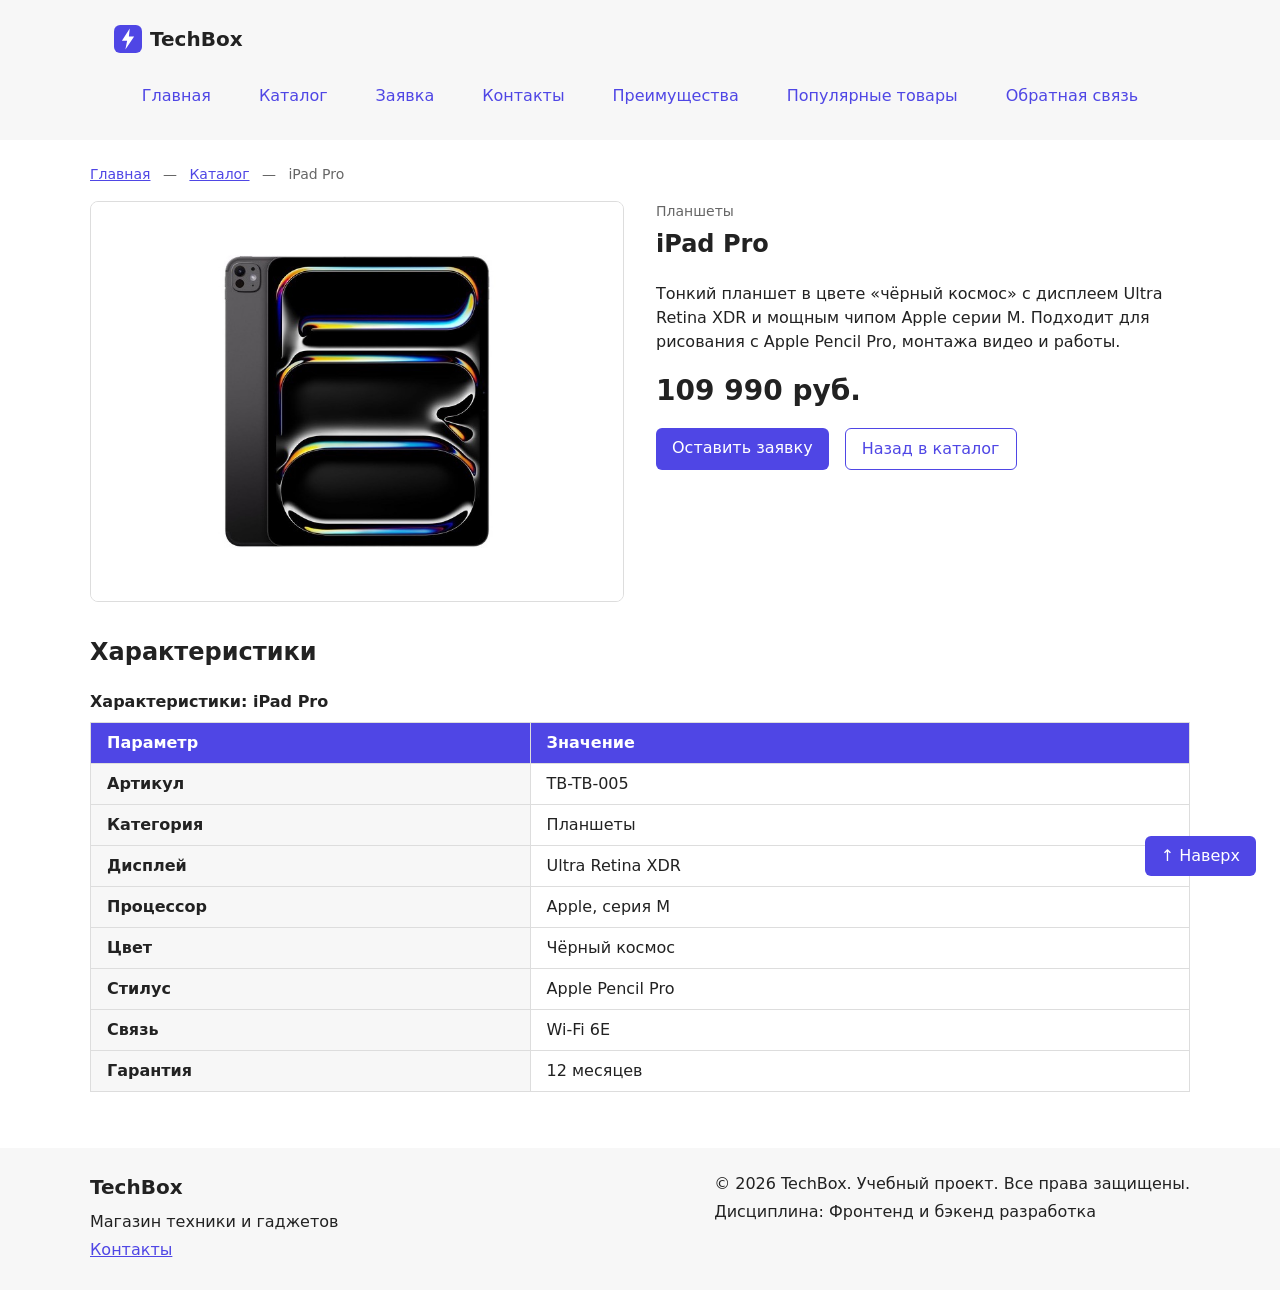
<file: product-5.html>
<!DOCTYPE html>
<html lang="ru">
<head>
  <meta charset="UTF-8">
  <meta name="viewport" content="width=device-width, initial-scale=1.0">
  <meta name="description" content="iPad Pro: описание, характеристики и цена в магазине TechBox.">
  <title>iPad Pro — TechBox</title>
  <link rel="icon" href="images/logo.svg" type="image/svg+xml">
  <link rel="stylesheet" href="css/style.css">
</head>
<body>
  <header class="site-header">
    <div class="site-header__inner">
      <a class="site-header__logo" href="index.html">
        <img class="site-header__logo-image" src="images/logo.svg" alt="" width="28" height="28">
        TechBox
      </a>
      <nav class="site-nav" aria-label="Основная навигация">
        <ul class="site-nav__list">
          <li class="site-nav__item">
            <a class="site-nav__link" href="index.html">Главная</a>
          </li>
          <li class="site-nav__item">
            <a class="site-nav__link" href="catalog.html">Каталог</a>
          </li>
          <li class="site-nav__item">
            <a class="site-nav__link" href="order.html">Заявка</a>
          </li>
          <li class="site-nav__item">
            <a class="site-nav__link" href="contacts.html">Контакты</a>
          </li>
          <li class="site-nav__item">
            <a class="site-nav__link" href="index.html#advantages">Преимущества</a>
          </li>
          <li class="site-nav__item">
            <a class="site-nav__link" href="index.html#popular">Популярные товары</a>
          </li>
          <li class="site-nav__item">
            <a class="site-nav__link" href="index.html#contacts">Обратная связь</a>
          </li>
        </ul>
      </nav>
    </div>
  </header>

  <main class="page">
    <nav class="breadcrumbs" aria-label="Хлебные крошки">
      <a class="breadcrumbs__link" href="index.html">Главная</a>
      <span class="breadcrumbs__separator" aria-hidden="true">—</span>
      <a class="breadcrumbs__link" href="catalog.html">Каталог</a>
      <span class="breadcrumbs__separator" aria-hidden="true">—</span>
      <span class="breadcrumbs__current">iPad Pro</span>
    </nav>

    <article class="product-detail">
      <img class="product-detail__image" src="images/product-5.jpg" alt="iPad Pro" width="400" height="300">
      <div class="product-detail__info">
        <p class="product-detail__category">Планшеты</p>
        <h1 class="product-detail__title">iPad Pro</h1>
        <p class="product-detail__description">Тонкий планшет в цвете «чёрный космос» с дисплеем Ultra Retina XDR и мощным чипом Apple серии M. Подходит для рисования с Apple Pencil Pro, монтажа видео и работы.</p>
        <p class="product-detail__price">109&nbsp;990&nbsp;руб.</p>
        <div class="product-detail__actions">
          <a class="button button--primary" href="order.html?product=iPad%20Pro">Оставить заявку</a>
          <a class="button button--secondary" href="catalog.html">Назад в каталог</a>
        </div>
      </div>
    </article>

    <section class="section">
      <h2 class="section__title">Характеристики</h2>
      <table class="product-table">
        <caption class="product-table__caption">Характеристики: iPad Pro</caption>
        <thead>
          <tr>
            <th class="product-table__head-cell" scope="col">Параметр</th>
            <th class="product-table__head-cell" scope="col">Значение</th>
          </tr>
        </thead>
        <tbody>
          <tr class="product-table__row">
            <th class="product-table__row-head" scope="row">Артикул</th>
            <td class="product-table__cell">TB-TB-005</td>
          </tr>
          <tr class="product-table__row">
            <th class="product-table__row-head" scope="row">Категория</th>
            <td class="product-table__cell">Планшеты</td>
          </tr>
          <tr class="product-table__row">
            <th class="product-table__row-head" scope="row">Дисплей</th>
            <td class="product-table__cell">Ultra Retina XDR</td>
          </tr>
          <tr class="product-table__row">
            <th class="product-table__row-head" scope="row">Процессор</th>
            <td class="product-table__cell">Apple, серия M</td>
          </tr>
          <tr class="product-table__row">
            <th class="product-table__row-head" scope="row">Цвет</th>
            <td class="product-table__cell">Чёрный космос</td>
          </tr>
          <tr class="product-table__row">
            <th class="product-table__row-head" scope="row">Стилус</th>
            <td class="product-table__cell">Apple Pencil Pro</td>
          </tr>
          <tr class="product-table__row">
            <th class="product-table__row-head" scope="row">Связь</th>
            <td class="product-table__cell">Wi-Fi 6E</td>
          </tr>
          <tr class="product-table__row">
            <th class="product-table__row-head" scope="row">Гарантия</th>
            <td class="product-table__cell">12 месяцев</td>
          </tr>
        </tbody>
      </table>
    </section>
  </main>

  <footer class="site-footer">
    <div class="site-footer__inner">
      <div class="site-footer__info">
        <p class="site-footer__title">TechBox</p>
        <p class="site-footer__text">Магазин техники и гаджетов</p>
        <p class="site-footer__text"><a class="site-footer__link" href="contacts.html">Контакты</a></p>
      </div>
      <div class="site-footer__copy">
        <p class="site-footer__text">&copy; 2026 TechBox. Учебный проект. Все права защищены.</p>
        <p class="site-footer__text">Дисциплина: Фронтенд и бэкенд разработка</p>
      </div>
    </div>
  </footer>

  <a class="to-top" href="#">&uarr; Наверх</a>
</body>
</html>
</file>
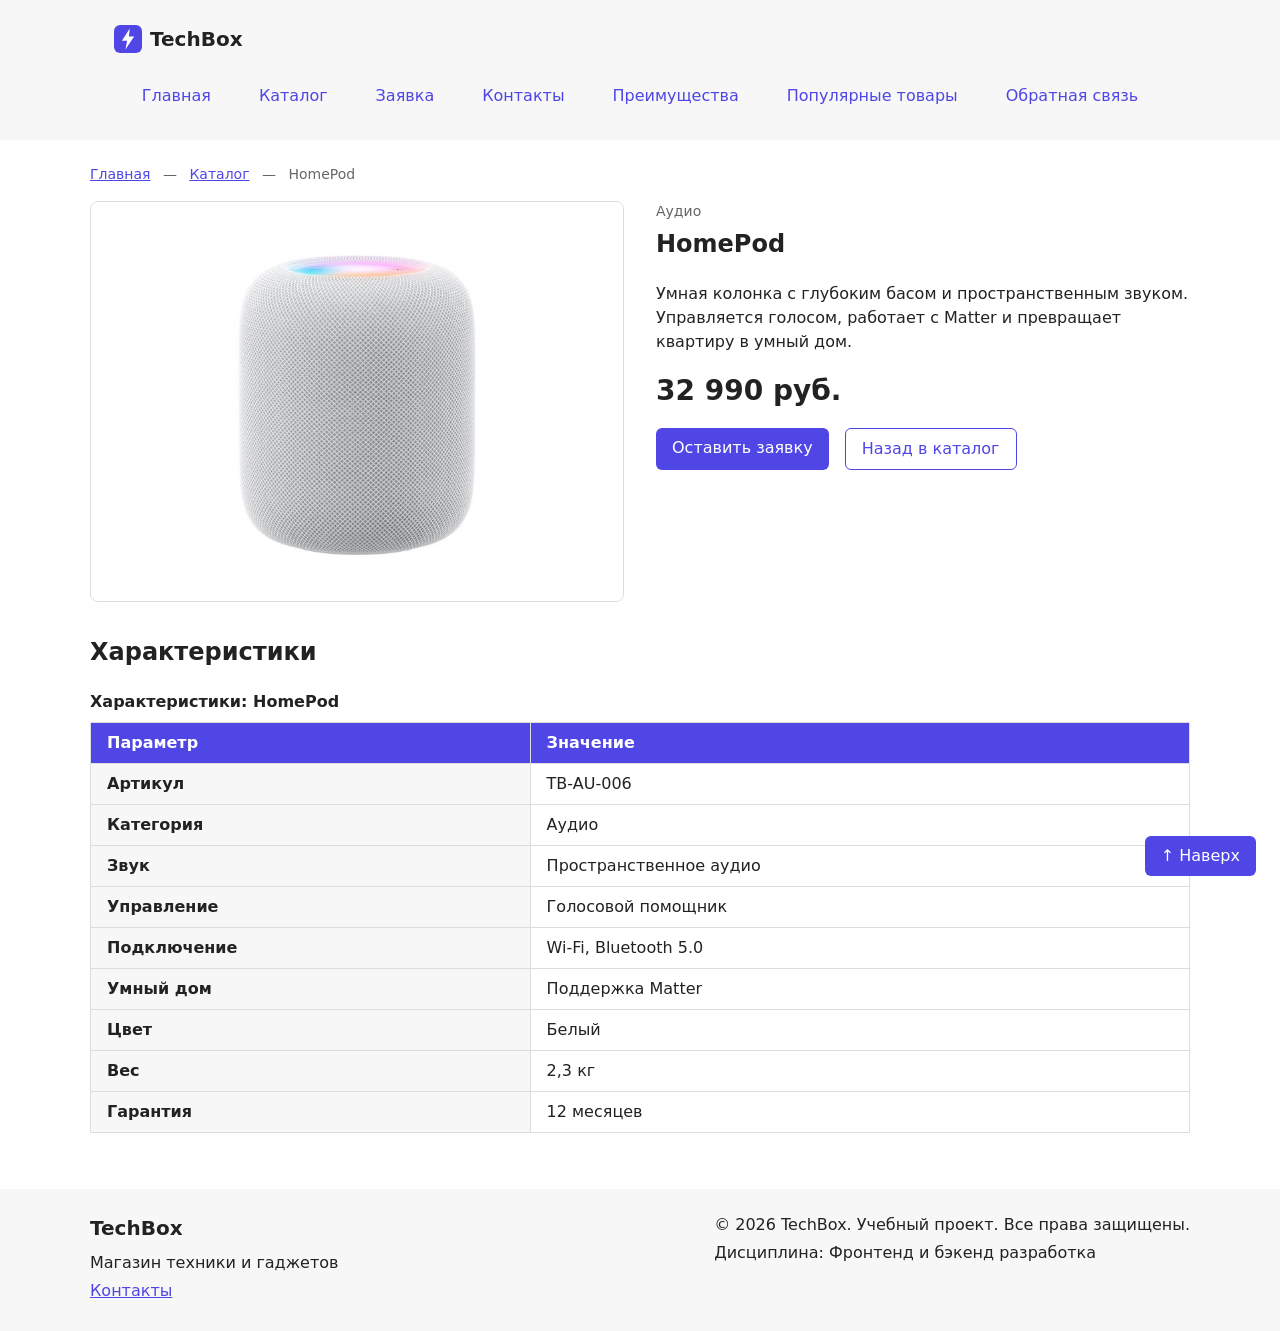
<file: product-6.html>
<!DOCTYPE html>
<html lang="ru">
<head>
  <meta charset="UTF-8">
  <meta name="viewport" content="width=device-width, initial-scale=1.0">
  <meta name="description" content="HomePod: описание, характеристики и цена в магазине TechBox.">
  <title>HomePod — TechBox</title>
  <link rel="icon" href="images/logo.svg" type="image/svg+xml">
  <link rel="stylesheet" href="css/style.css">
</head>
<body>
  <header class="site-header">
    <div class="site-header__inner">
      <a class="site-header__logo" href="index.html">
        <img class="site-header__logo-image" src="images/logo.svg" alt="" width="28" height="28">
        TechBox
      </a>
      <nav class="site-nav" aria-label="Основная навигация">
        <ul class="site-nav__list">
          <li class="site-nav__item">
            <a class="site-nav__link" href="index.html">Главная</a>
          </li>
          <li class="site-nav__item">
            <a class="site-nav__link" href="catalog.html">Каталог</a>
          </li>
          <li class="site-nav__item">
            <a class="site-nav__link" href="order.html">Заявка</a>
          </li>
          <li class="site-nav__item">
            <a class="site-nav__link" href="contacts.html">Контакты</a>
          </li>
          <li class="site-nav__item">
            <a class="site-nav__link" href="index.html#advantages">Преимущества</a>
          </li>
          <li class="site-nav__item">
            <a class="site-nav__link" href="index.html#popular">Популярные товары</a>
          </li>
          <li class="site-nav__item">
            <a class="site-nav__link" href="index.html#contacts">Обратная связь</a>
          </li>
        </ul>
      </nav>
    </div>
  </header>

  <main class="page">
    <nav class="breadcrumbs" aria-label="Хлебные крошки">
      <a class="breadcrumbs__link" href="index.html">Главная</a>
      <span class="breadcrumbs__separator" aria-hidden="true">—</span>
      <a class="breadcrumbs__link" href="catalog.html">Каталог</a>
      <span class="breadcrumbs__separator" aria-hidden="true">—</span>
      <span class="breadcrumbs__current">HomePod</span>
    </nav>

    <article class="product-detail">
      <img class="product-detail__image" src="images/product-6.jpg" alt="HomePod" width="400" height="300">
      <div class="product-detail__info">
        <p class="product-detail__category">Аудио</p>
        <h1 class="product-detail__title">HomePod</h1>
        <p class="product-detail__description">Умная колонка с глубоким басом и пространственным звуком. Управляется голосом, работает с Matter и превращает квартиру в умный дом.</p>
        <p class="product-detail__price">32&nbsp;990&nbsp;руб.</p>
        <div class="product-detail__actions">
          <a class="button button--primary" href="order.html?product=HomePod">Оставить заявку</a>
          <a class="button button--secondary" href="catalog.html">Назад в каталог</a>
        </div>
      </div>
    </article>

    <section class="section">
      <h2 class="section__title">Характеристики</h2>
      <table class="product-table">
        <caption class="product-table__caption">Характеристики: HomePod</caption>
        <thead>
          <tr>
            <th class="product-table__head-cell" scope="col">Параметр</th>
            <th class="product-table__head-cell" scope="col">Значение</th>
          </tr>
        </thead>
        <tbody>
          <tr class="product-table__row">
            <th class="product-table__row-head" scope="row">Артикул</th>
            <td class="product-table__cell">TB-AU-006</td>
          </tr>
          <tr class="product-table__row">
            <th class="product-table__row-head" scope="row">Категория</th>
            <td class="product-table__cell">Аудио</td>
          </tr>
          <tr class="product-table__row">
            <th class="product-table__row-head" scope="row">Звук</th>
            <td class="product-table__cell">Пространственное аудио</td>
          </tr>
          <tr class="product-table__row">
            <th class="product-table__row-head" scope="row">Управление</th>
            <td class="product-table__cell">Голосовой помощник</td>
          </tr>
          <tr class="product-table__row">
            <th class="product-table__row-head" scope="row">Подключение</th>
            <td class="product-table__cell">Wi-Fi, Bluetooth 5.0</td>
          </tr>
          <tr class="product-table__row">
            <th class="product-table__row-head" scope="row">Умный дом</th>
            <td class="product-table__cell">Поддержка Matter</td>
          </tr>
          <tr class="product-table__row">
            <th class="product-table__row-head" scope="row">Цвет</th>
            <td class="product-table__cell">Белый</td>
          </tr>
          <tr class="product-table__row">
            <th class="product-table__row-head" scope="row">Вес</th>
            <td class="product-table__cell">2,3 кг</td>
          </tr>
          <tr class="product-table__row">
            <th class="product-table__row-head" scope="row">Гарантия</th>
            <td class="product-table__cell">12 месяцев</td>
          </tr>
        </tbody>
      </table>
    </section>
  </main>

  <footer class="site-footer">
    <div class="site-footer__inner">
      <div class="site-footer__info">
        <p class="site-footer__title">TechBox</p>
        <p class="site-footer__text">Магазин техники и гаджетов</p>
        <p class="site-footer__text"><a class="site-footer__link" href="contacts.html">Контакты</a></p>
      </div>
      <div class="site-footer__copy">
        <p class="site-footer__text">&copy; 2026 TechBox. Учебный проект. Все права защищены.</p>
        <p class="site-footer__text">Дисциплина: Фронтенд и бэкенд разработка</p>
      </div>
    </div>
  </footer>

  <a class="to-top" href="#">&uarr; Наверх</a>
</body>
</html>
</file>
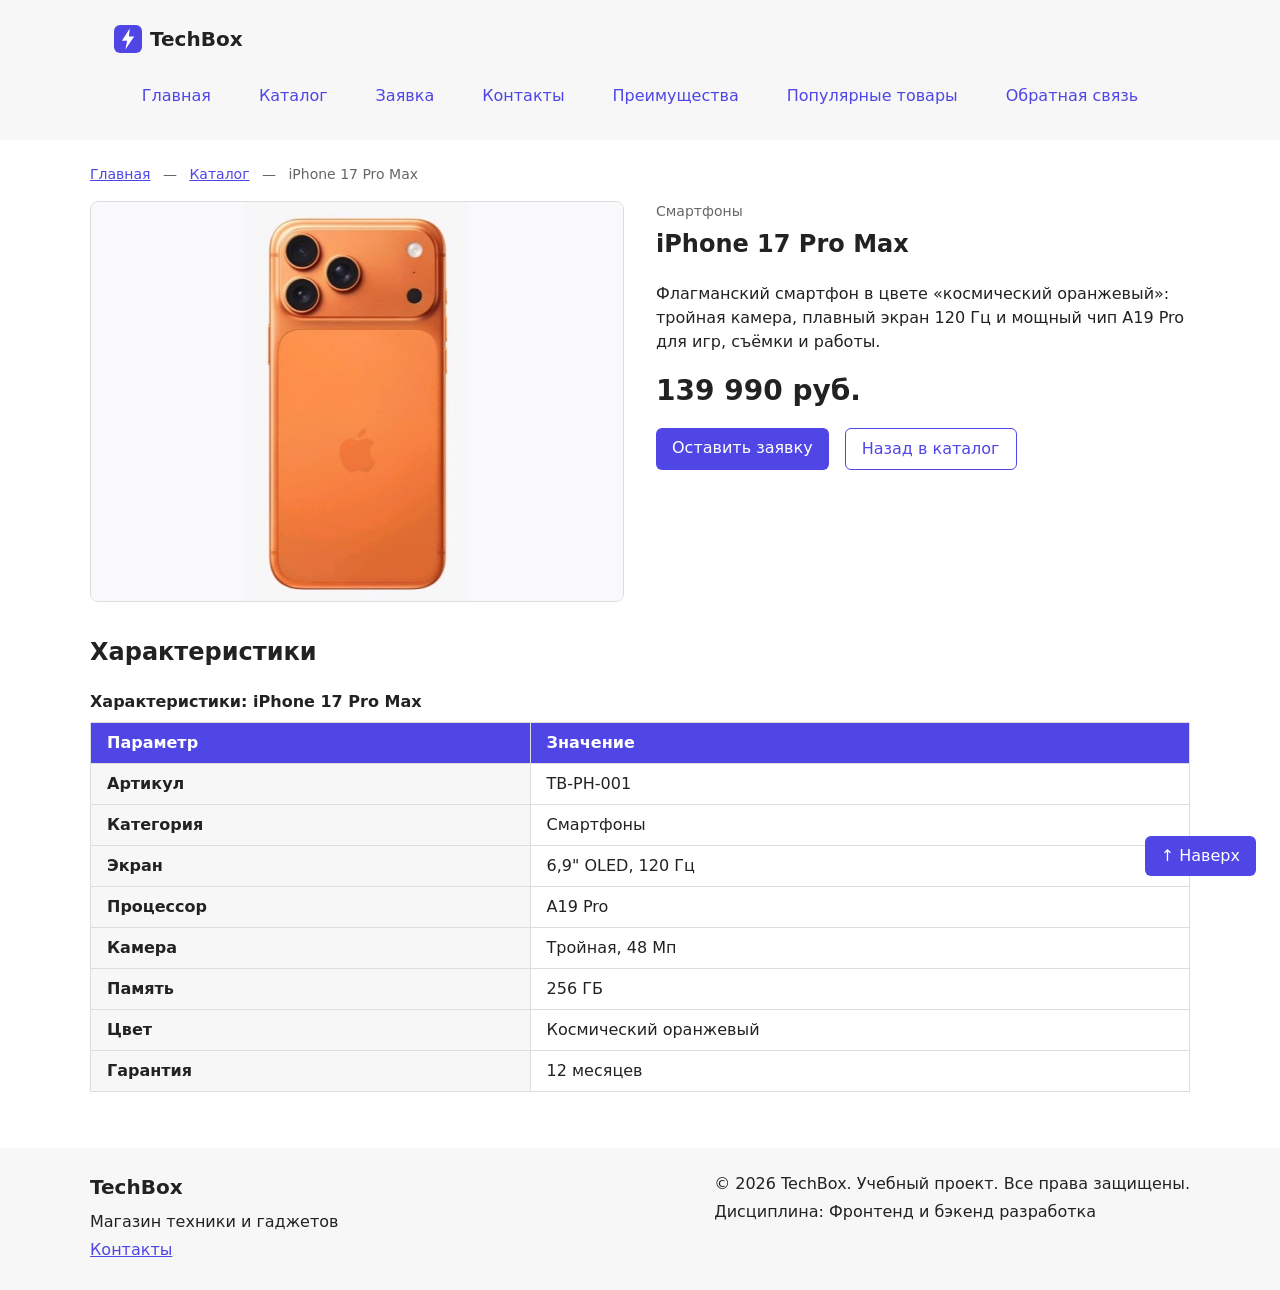
<file: product.html>
<!DOCTYPE html>
<html lang="ru">
<head>
  <meta charset="UTF-8">
  <meta name="viewport" content="width=device-width, initial-scale=1.0">
  <meta name="description" content="iPhone 17 Pro Max: описание, характеристики и цена в магазине TechBox.">
  <title>iPhone 17 Pro Max — TechBox</title>
  <link rel="icon" href="images/logo.svg" type="image/svg+xml">
  <link rel="stylesheet" href="css/style.css">
</head>
<body>
  <header class="site-header">
    <div class="site-header__inner">
      <a class="site-header__logo" href="index.html">
        <img class="site-header__logo-image" src="images/logo.svg" alt="" width="28" height="28">
        TechBox
      </a>
      <nav class="site-nav" aria-label="Основная навигация">
        <ul class="site-nav__list">
          <li class="site-nav__item">
            <a class="site-nav__link" href="index.html">Главная</a>
          </li>
          <li class="site-nav__item">
            <a class="site-nav__link" href="catalog.html">Каталог</a>
          </li>
          <li class="site-nav__item">
            <a class="site-nav__link" href="order.html">Заявка</a>
          </li>
          <li class="site-nav__item">
            <a class="site-nav__link" href="contacts.html">Контакты</a>
          </li>
          <li class="site-nav__item">
            <a class="site-nav__link" href="index.html#advantages">Преимущества</a>
          </li>
          <li class="site-nav__item">
            <a class="site-nav__link" href="index.html#popular">Популярные товары</a>
          </li>
          <li class="site-nav__item">
            <a class="site-nav__link" href="index.html#contacts">Обратная связь</a>
          </li>
        </ul>
      </nav>
    </div>
  </header>

  <main class="page">
    <nav class="breadcrumbs" aria-label="Хлебные крошки">
      <a class="breadcrumbs__link" href="index.html">Главная</a>
      <span class="breadcrumbs__separator" aria-hidden="true">—</span>
      <a class="breadcrumbs__link" href="catalog.html">Каталог</a>
      <span class="breadcrumbs__separator" aria-hidden="true">—</span>
      <span class="breadcrumbs__current">iPhone 17 Pro Max</span>
    </nav>

    <article class="product-detail">
      <img class="product-detail__image" src="images/product-1.jpg" alt="iPhone 17 Pro Max" width="400" height="300">
      <div class="product-detail__info">
        <p class="product-detail__category">Смартфоны</p>
        <h1 class="product-detail__title">iPhone 17 Pro Max</h1>
        <p class="product-detail__description">Флагманский смартфон в цвете «космический оранжевый»: тройная камера, плавный экран 120 Гц и мощный чип A19 Pro для игр, съёмки и работы.</p>
        <p class="product-detail__price">139&nbsp;990&nbsp;руб.</p>
        <div class="product-detail__actions">
          <a class="button button--primary" href="order.html?product=iPhone%2017%20Pro%20Max">Оставить заявку</a>
          <a class="button button--secondary" href="catalog.html">Назад в каталог</a>
        </div>
      </div>
    </article>

    <section class="section">
      <h2 class="section__title">Характеристики</h2>
      <table class="product-table">
        <caption class="product-table__caption">Характеристики: iPhone 17 Pro Max</caption>
        <thead>
          <tr>
            <th class="product-table__head-cell" scope="col">Параметр</th>
            <th class="product-table__head-cell" scope="col">Значение</th>
          </tr>
        </thead>
        <tbody>
          <tr class="product-table__row">
            <th class="product-table__row-head" scope="row">Артикул</th>
            <td class="product-table__cell">TB-PH-001</td>
          </tr>
          <tr class="product-table__row">
            <th class="product-table__row-head" scope="row">Категория</th>
            <td class="product-table__cell">Смартфоны</td>
          </tr>
          <tr class="product-table__row">
            <th class="product-table__row-head" scope="row">Экран</th>
            <td class="product-table__cell">6,9" OLED, 120 Гц</td>
          </tr>
          <tr class="product-table__row">
            <th class="product-table__row-head" scope="row">Процессор</th>
            <td class="product-table__cell">A19 Pro</td>
          </tr>
          <tr class="product-table__row">
            <th class="product-table__row-head" scope="row">Камера</th>
            <td class="product-table__cell">Тройная, 48 Мп</td>
          </tr>
          <tr class="product-table__row">
            <th class="product-table__row-head" scope="row">Память</th>
            <td class="product-table__cell">256 ГБ</td>
          </tr>
          <tr class="product-table__row">
            <th class="product-table__row-head" scope="row">Цвет</th>
            <td class="product-table__cell">Космический оранжевый</td>
          </tr>
          <tr class="product-table__row">
            <th class="product-table__row-head" scope="row">Гарантия</th>
            <td class="product-table__cell">12 месяцев</td>
          </tr>
        </tbody>
      </table>
    </section>
  </main>

  <footer class="site-footer">
    <div class="site-footer__inner">
      <div class="site-footer__info">
        <p class="site-footer__title">TechBox</p>
        <p class="site-footer__text">Магазин техники и гаджетов</p>
        <p class="site-footer__text"><a class="site-footer__link" href="contacts.html">Контакты</a></p>
      </div>
      <div class="site-footer__copy">
        <p class="site-footer__text">&copy; 2026 TechBox. Учебный проект. Все права защищены.</p>
        <p class="site-footer__text">Дисциплина: Фронтенд и бэкенд разработка</p>
      </div>
    </div>
  </footer>

  <a class="to-top" href="#">&uarr; Наверх</a>
</body>
</html>
</file>
<file: css/style.css>
/* ===============================
   1. Переменные проекта
   =============================== */
:root {
  /* Основные цвета проекта */
  --color-bg: #ffffff;
  --color-text: #222222;
  --color-muted: #666666;
  --color-primary: #4f46e5;
  --color-primary-dark: #3730a3;
  --color-border: #dddddd;
  --color-surface: #f7f7f7;
  --color-surface-accent: #eef2ff;
  --color-danger: #b00020;
  --color-success: #137a29;
  --color-success-bg: #eefaf0;
  --color-hit: #b45309;
  --color-white: #ffffff;

  /* Отступы */
  --space-xs: 4px;
  --space-sm: 8px;
  --space-md: 16px;
  --space-lg: 24px;
  --space-xl: 32px;

  /* Скругления */
  --radius-sm: 6px;
  --radius-md: 8px;
  --radius-lg: 12px;

  /* Размеры */
  --container-width: 1100px;

  /* Шрифт */
  --font-family-base: system-ui, -apple-system, "Segoe UI", Roboto, Arial, sans-serif;

  /* Слои (z-index) */
  --z-badge: 5;
  --z-sticky: 10;
  --z-fixed: 50;
}

/* ===============================
   2. Базовые стили
   =============================== */
html {
  scroll-behavior: smooth;
}

* {
  box-sizing: border-box;
}

body {
  margin: 0;
  font-family: var(--font-family-base);
  line-height: 1.5;
  color: var(--color-text);
  background-color: var(--color-bg);
}

img {
  max-width: 100%;
  height: auto;
}

a {
  color: var(--color-primary);
}

a:hover {
  color: var(--color-primary-dark);
}

a:focus-visible {
  outline: 2px solid var(--color-primary);
  outline-offset: 3px;
}

:target {
  outline: 2px dashed var(--color-primary);
  outline-offset: 4px;
}

/* ===============================
   3. Общие блоки интерфейса
   =============================== */

/* Блок button */
.button {
  display: inline-block;
  padding: var(--space-sm) var(--space-md);
  border: none;
  border-radius: var(--radius-sm);
  font: inherit;
  text-decoration: none;
  cursor: pointer;
}

.button--primary {
  color: var(--color-white);
  background-color: var(--color-primary);
}

.button--primary:hover {
  color: var(--color-white);
  background-color: var(--color-primary-dark);
}

.button--secondary {
  color: var(--color-primary);
  background-color: transparent;
  border: 1px solid var(--color-primary);
}

.button--secondary:hover {
  color: var(--color-white);
  background-color: var(--color-primary);
}

.button:focus-visible {
  outline: 2px solid var(--color-primary);
  outline-offset: 3px;
}

.button:disabled,
.button--disabled {
  opacity: 0.6;
  cursor: not-allowed;
}

/* Блок breadcrumbs */
.breadcrumbs {
  max-width: var(--container-width);
  margin: 0 auto var(--space-md);
  font-size: 14px;
  color: var(--color-muted);
}

.breadcrumbs__link {
  color: var(--color-primary);
}

.breadcrumbs__separator {
  margin: 0 var(--space-sm);
  color: var(--color-muted);
}

/* ===============================
   4. Компоненты страницы
   =============================== */

/* Блок site-header */
.site-header {
  background-color: var(--color-surface);
}

.site-header__inner {
  max-width: var(--container-width);
  margin: 0 auto;
  padding: var(--space-lg);
}

.site-header__logo {
  display: inline-flex;
  align-items: center;
  gap: var(--space-sm);
  font-size: 20px;
  font-weight: 700;
  color: var(--color-text);
  text-decoration: none;
}

.site-header__logo-image {
  display: block;
}

/* Блок site-nav */
.site-nav__list {
  display: flex;
  flex-wrap: wrap;
  justify-content: center;
  align-items: center;
  gap: var(--space-md);
  padding: 0;
  margin: var(--space-md) 0 0;
  list-style: none;
}

.site-nav__link {
  display: inline-block;
  padding: var(--space-sm) var(--space-md);
  color: var(--color-primary);
  text-decoration: none;
  border-radius: var(--radius-sm);
}

.site-nav__link:hover {
  color: var(--color-white);
  background-color: var(--color-primary);
}

.site-nav__link:focus-visible {
  outline: 2px solid var(--color-primary);
  outline-offset: 3px;
}

.site-nav__link--active {
  color: var(--color-white);
  background-color: var(--color-primary);
}

/* Блок page (основное содержимое страницы) */
.page {
  padding: var(--space-lg);
}

/* Блок site-footer */
.site-footer {
  padding: var(--space-lg);
  background-color: var(--color-surface);
}

.site-footer__inner {
  display: flex;
  flex-wrap: wrap;
  justify-content: space-between;
  gap: var(--space-lg);
  max-width: var(--container-width);
  margin: 0 auto;
}

.site-footer__title {
  margin: 0 0 var(--space-sm);
  font-size: 20px;
  font-weight: 700;
}

.site-footer__text {
  margin: 0 0 var(--space-xs);
}


/* Блок hero */
.hero {
  max-width: var(--container-width);
  margin: 0 auto var(--space-xl);
  padding: var(--space-xl) var(--space-lg);
  background-color: var(--color-surface-accent);
  border-radius: var(--radius-lg);
}

.hero__actions {
  display: flex;
  flex-wrap: wrap;
  gap: var(--space-md);
}

/* Блок section */
.section {
  max-width: var(--container-width);
  margin: 0 auto var(--space-xl);
}

.section__title {
  margin-top: 0;
}

/* Блок advantages-list */
.advantages-list {
  display: grid;
  grid-template-columns: repeat(4, 1fr);
  gap: var(--space-md);
  margin: 0;
  padding: 0;
  list-style: none;
}

.advantages-list__item {
  padding: var(--space-lg) var(--space-md);
  border: 1px solid var(--color-border);
  border-radius: var(--radius-md);
  background-color: var(--color-bg);
}

.advantages-list__item:hover {
  border-color: var(--color-primary);
}

.advantages-list__icon {
  display: flex;
  align-items: center;
  justify-content: center;
  width: 100%;
  height: 48px;
  margin-bottom: var(--space-md);
  border-radius: var(--radius-md);
  color: var(--color-primary);
  background-color: var(--color-surface-accent);
}

.advantages-list__icon-image {
  display: block;
}

.advantages-list__title {
  margin: 0 0 var(--space-xs);
  font-size: 16px;
}

.advantages-list__text {
  margin: 0;
  font-size: 14px;
  color: var(--color-muted);
}

/* Блок products-grid */
.products-grid {
  display: grid;
  grid-template-columns: repeat(3, 1fr);
  gap: var(--space-lg);
}

/* Блок product-card.
   position: relative делает карточку контейнером для абсолютного бейджа. */
.product-card {
  position: relative;
  display: flex;
  flex-direction: column;
  gap: var(--space-sm);
  padding: var(--space-md);
  border: 1px solid var(--color-border);
  border-radius: var(--radius-md);
  background-color: var(--color-bg);
}

.product-card:hover {
  border-color: var(--color-primary);
}

.product-card--featured {
  border-color: var(--color-primary);
}

.product-card--discount {
  border-color: var(--color-danger);
}

.product-card__image {
  display: block;
  width: 100%;
  border-radius: var(--radius-sm);
}

.product-card__category {
  margin: 0;
  font-size: 13px;
  color: var(--color-muted);
}

.product-card__title {
  margin: 0;
  color: var(--color-text);
}

.product-card__description {
  margin: 0;
  color: var(--color-muted);
}

.product-card__price {
  margin: 0;
  font-weight: 700;
}

.product-card--discount .product-card__price {
  color: var(--color-danger);
}

.product-card__price-old {
  margin-left: var(--space-sm);
  font-weight: 400;
  color: var(--color-muted);
  text-decoration: line-through;
}

.product-card__actions {
  display: flex;
  flex-wrap: wrap;
  gap: var(--space-sm);
  margin-top: auto;
}

/* Бейдж: position: absolute внутри карточки */
.product-card__badge {
  position: absolute;
  top: var(--space-sm);
  right: var(--space-sm);
  z-index: var(--z-badge);
  padding: var(--space-xs) var(--space-sm);
  border-radius: var(--radius-sm);
  font-size: 14px;
  font-weight: 700;
  color: var(--color-white);
}

.product-card__badge--hit {
  background-color: var(--color-hit);
}

.product-card__badge--new {
  background-color: var(--color-success);
}

.product-card__badge--sale {
  background-color: var(--color-danger);
}

/* Блок aside-info */
.aside-info {
  max-width: var(--container-width);
  margin: 0 auto var(--space-xl);
  padding: var(--space-md);
  border-left: 4px solid var(--color-primary);
  background-color: var(--color-surface);
}

/* Блок catalog-layout */
.catalog-layout {
  max-width: var(--container-width);
  margin: 0 auto var(--space-xl);
  display: grid;
  grid-template-columns: 260px 1fr;
  grid-template-areas: "filters products";
  gap: var(--space-lg);
}

/* Блок catalog-filters.
   position: sticky удерживает фильтры на экране при прокрутке каталога. */
.catalog-filters {
  grid-area: filters;
  position: sticky;
  top: var(--space-md);
  z-index: var(--z-sticky);
  align-self: start;
  padding: var(--space-md);
  border: 1px solid var(--color-border);
  border-radius: var(--radius-md);
  background-color: var(--color-surface);
}

.catalog-filters__title {
  margin-top: 0;
}

/* Блок catalog-products */
.catalog-products {
  grid-area: products;
}

.catalog-products__title {
  margin-top: 0;
}

/* Блок filters-form */
.filters-form {
  display: grid;
  gap: var(--space-md);
}

.filters-form__group {
  margin: 0;
  padding: var(--space-md);
  border: 1px solid var(--color-border);
  border-radius: var(--radius-sm);
}

.filters-form__legend {
  font-weight: 700;
}

.filters-form__label {
  display: block;
  margin-bottom: var(--space-sm);
}

.filters-form__input {
  width: 100%;
  padding: 8px 10px;
  border: 1px solid var(--color-border);
  border-radius: var(--radius-sm);
  font: inherit;
}

/* Блок product-detail (страница товара: изображение + информация) */
.product-detail {
  max-width: var(--container-width);
  margin: 0 auto var(--space-xl);
  display: grid;
  grid-template-columns: 1fr 1fr;
  gap: var(--space-xl);
}

.product-detail__image {
  display: block;
  width: 100%;
  border: 1px solid var(--color-border);
  border-radius: var(--radius-md);
}

.product-detail__category {
  margin: 0 0 var(--space-xs);
  font-size: 14px;
  color: var(--color-muted);
}

.product-detail__title {
  margin-top: 0;
}

.product-detail__price {
  margin: var(--space-md) 0;
  font-size: 28px;
  font-weight: 700;
}

.product-detail__price-old {
  margin-left: var(--space-sm);
  font-size: 20px;
  font-weight: 400;
  color: var(--color-muted);
  text-decoration: line-through;
}

.product-detail__actions {
  display: flex;
  flex-wrap: wrap;
  gap: var(--space-md);
}

/* Блок product-table (таблица характеристик) */
.product-table {
  width: 100%;
  border-collapse: collapse;
}

.product-table__caption {
  margin-bottom: var(--space-sm);
  font-weight: 700;
  text-align: left;
}

.product-table__head-cell {
  padding: var(--space-sm) var(--space-md);
  border: 1px solid var(--color-border);
  text-align: left;
  color: var(--color-white);
  background-color: var(--color-primary);
}

.product-table__row-head,
.product-table__cell {
  padding: var(--space-sm) var(--space-md);
  border: 1px solid var(--color-border);
  text-align: left;
}

.product-table__row-head {
  width: 40%;
  background-color: var(--color-surface);
}

.product-table__row:hover .product-table__row-head,
.product-table__row:hover .product-table__cell {
  background-color: var(--color-surface-accent);
}

/* Блок contact-list */
.contact-list {
  padding-left: var(--space-lg);
}

.contact-list__item {
  margin-bottom: var(--space-xs);
}

/* Блок contact-map (карта на странице контактов) */
.contact-map {
  display: block;
  width: 100%;
  height: 400px;
  border: 0;
  border-radius: var(--radius-md);
  background-color: var(--color-border);
}

/* Блок to-top: кнопка «Наверх», position: fixed */
.to-top {
  position: fixed;
  right: var(--space-lg);
  bottom: var(--space-lg);
  z-index: var(--z-fixed);
  padding: var(--space-sm) var(--space-md);
  color: var(--color-white);
  background-color: var(--color-primary);
  border-radius: var(--radius-sm);
  text-decoration: none;
}

.to-top:hover {
  color: var(--color-white);
  background-color: var(--color-primary-dark);
}

.to-top:focus-visible {
  outline: 2px solid var(--color-primary);
  outline-offset: 3px;
}

/* ===============================
   5. Форма и модальное окно
   =============================== */

/* Блок order-dialog */
.order-dialog {
  width: min(100% - 32px, 560px);
  padding: var(--space-lg);
  border: none;
  border-radius: var(--radius-lg);
}

.order-dialog::backdrop {
  background-color: rgba(0, 0, 0, 0.5);
}

.order-dialog__title {
  margin-top: 0;
}

/* Блок order-page (страница заявки) */
.order-page {
  max-width: 640px;
  margin: 0 auto var(--space-xl);
}

/* Блок order-form */
.order-form__field {
  margin-bottom: var(--space-md);
}

.order-form__label {
  display: block;
  margin-bottom: var(--space-xs);
}

.order-form__input,
.order-form__select,
.order-form__textarea {
  width: 100%;
  padding: 10px 12px;
  border: 1px solid var(--color-border);
  border-radius: var(--radius-sm);
  font: inherit;
}

/* Поле с ошибкой: правило стоит после правил полей, иначе они перебьют красную рамку */
[aria-invalid="true"] {
  border-color: var(--color-danger);
}

.order-form__hint {
  display: block;
  margin-top: var(--space-xs);
  color: var(--color-muted);
}

.order-form__input:hover,
.order-form__select:hover,
.order-form__textarea:hover {
  border-color: var(--color-primary);
}

.order-form__input:focus-visible,
.order-form__select:focus-visible,
.order-form__textarea:focus-visible,
.order-form__checkbox:focus-visible {
  outline: 2px solid var(--color-primary);
  outline-offset: 3px;
}

.order-form__actions {
  display: flex;
  gap: var(--space-md);
  margin-top: var(--space-lg);
}

/* Блок success-message */
.success-message {
  max-width: var(--container-width);
  margin: var(--space-lg) auto;
  padding: var(--space-md);
  border-left: 4px solid var(--color-success);
  background-color: var(--color-success-bg);
}
</file>
